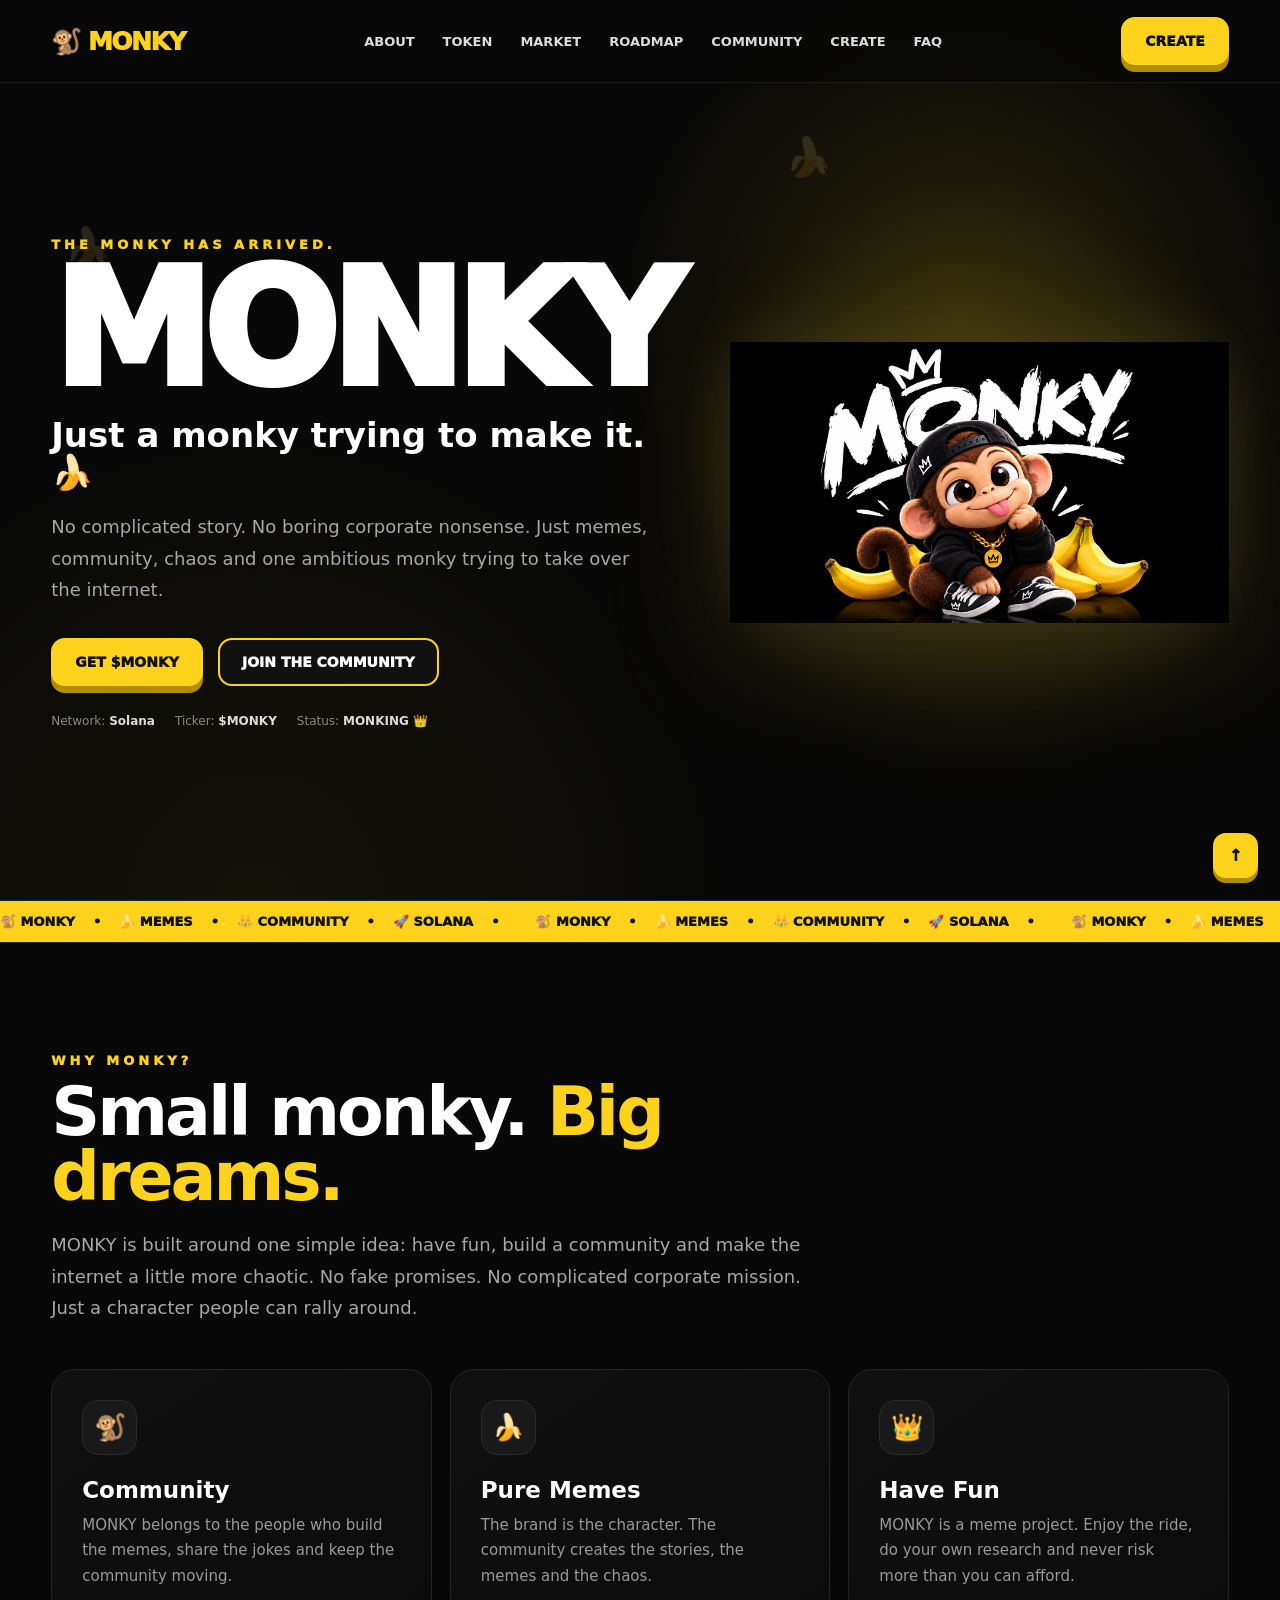
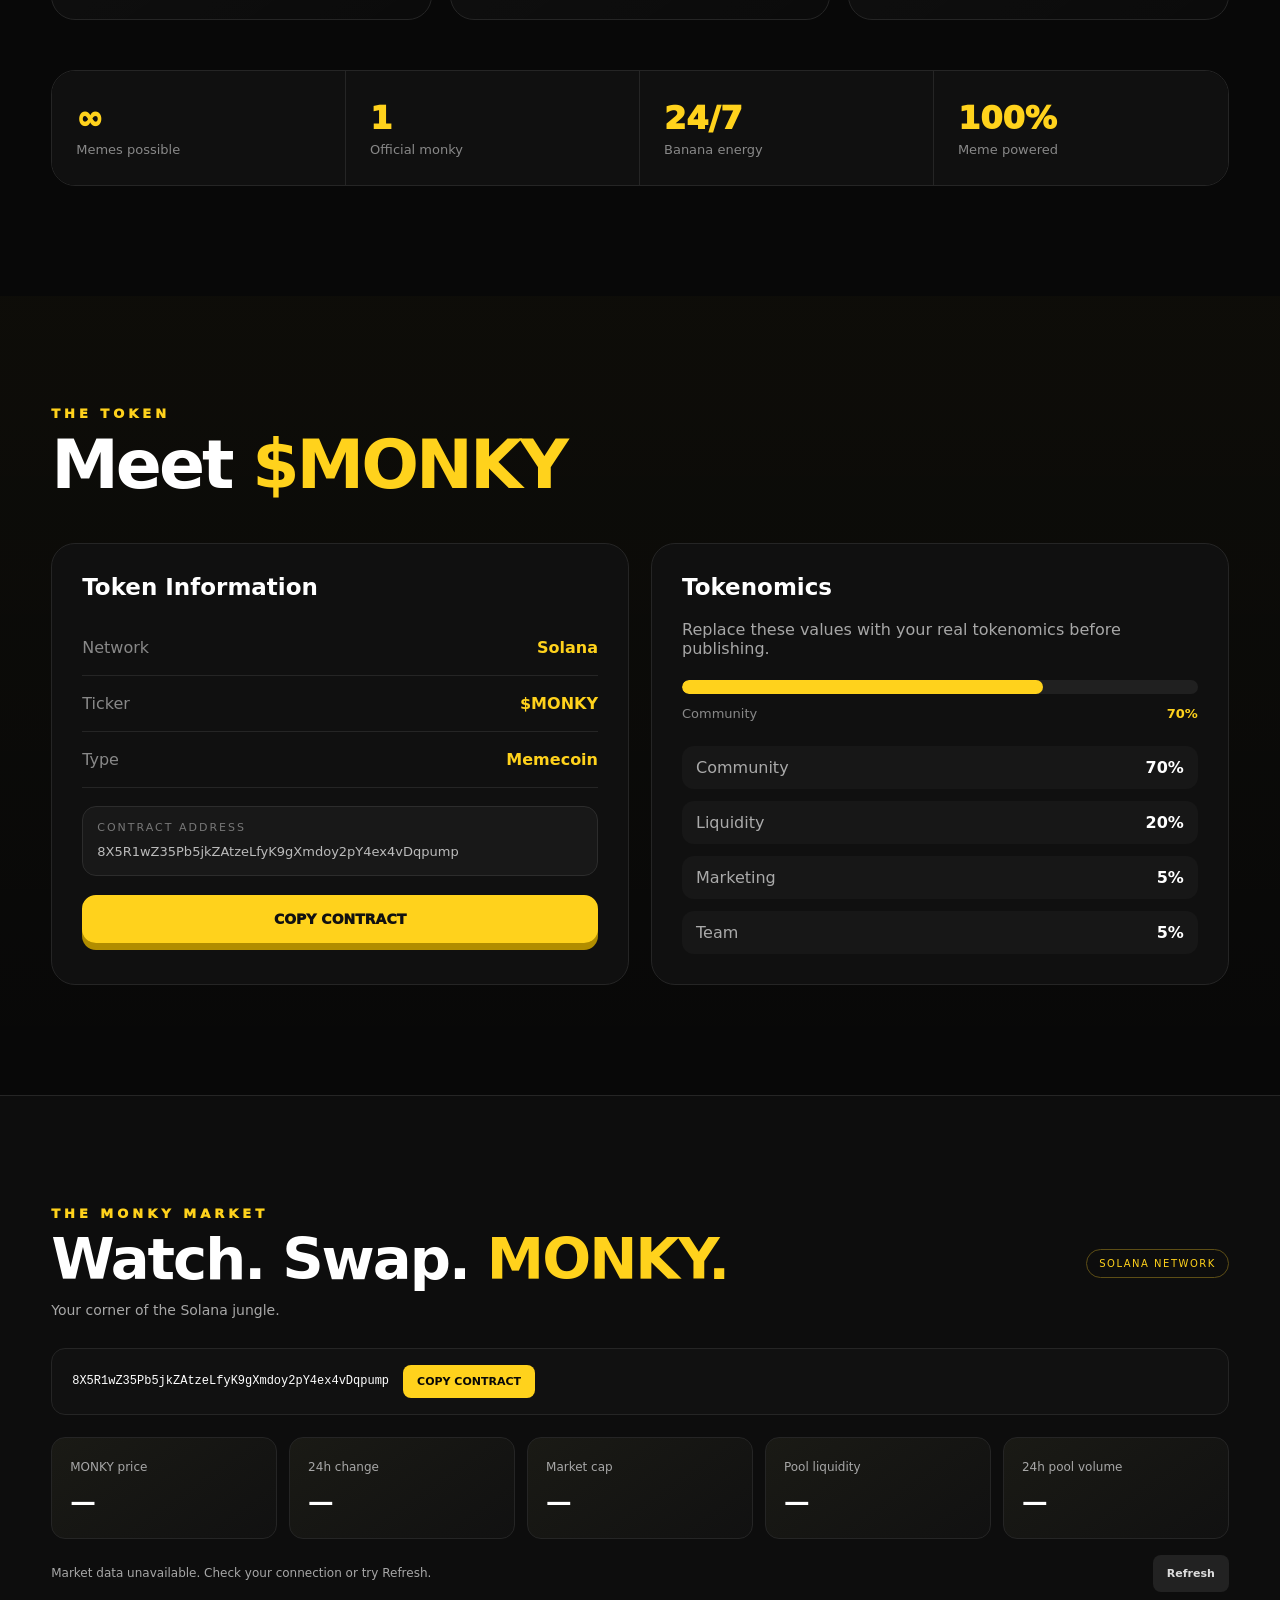
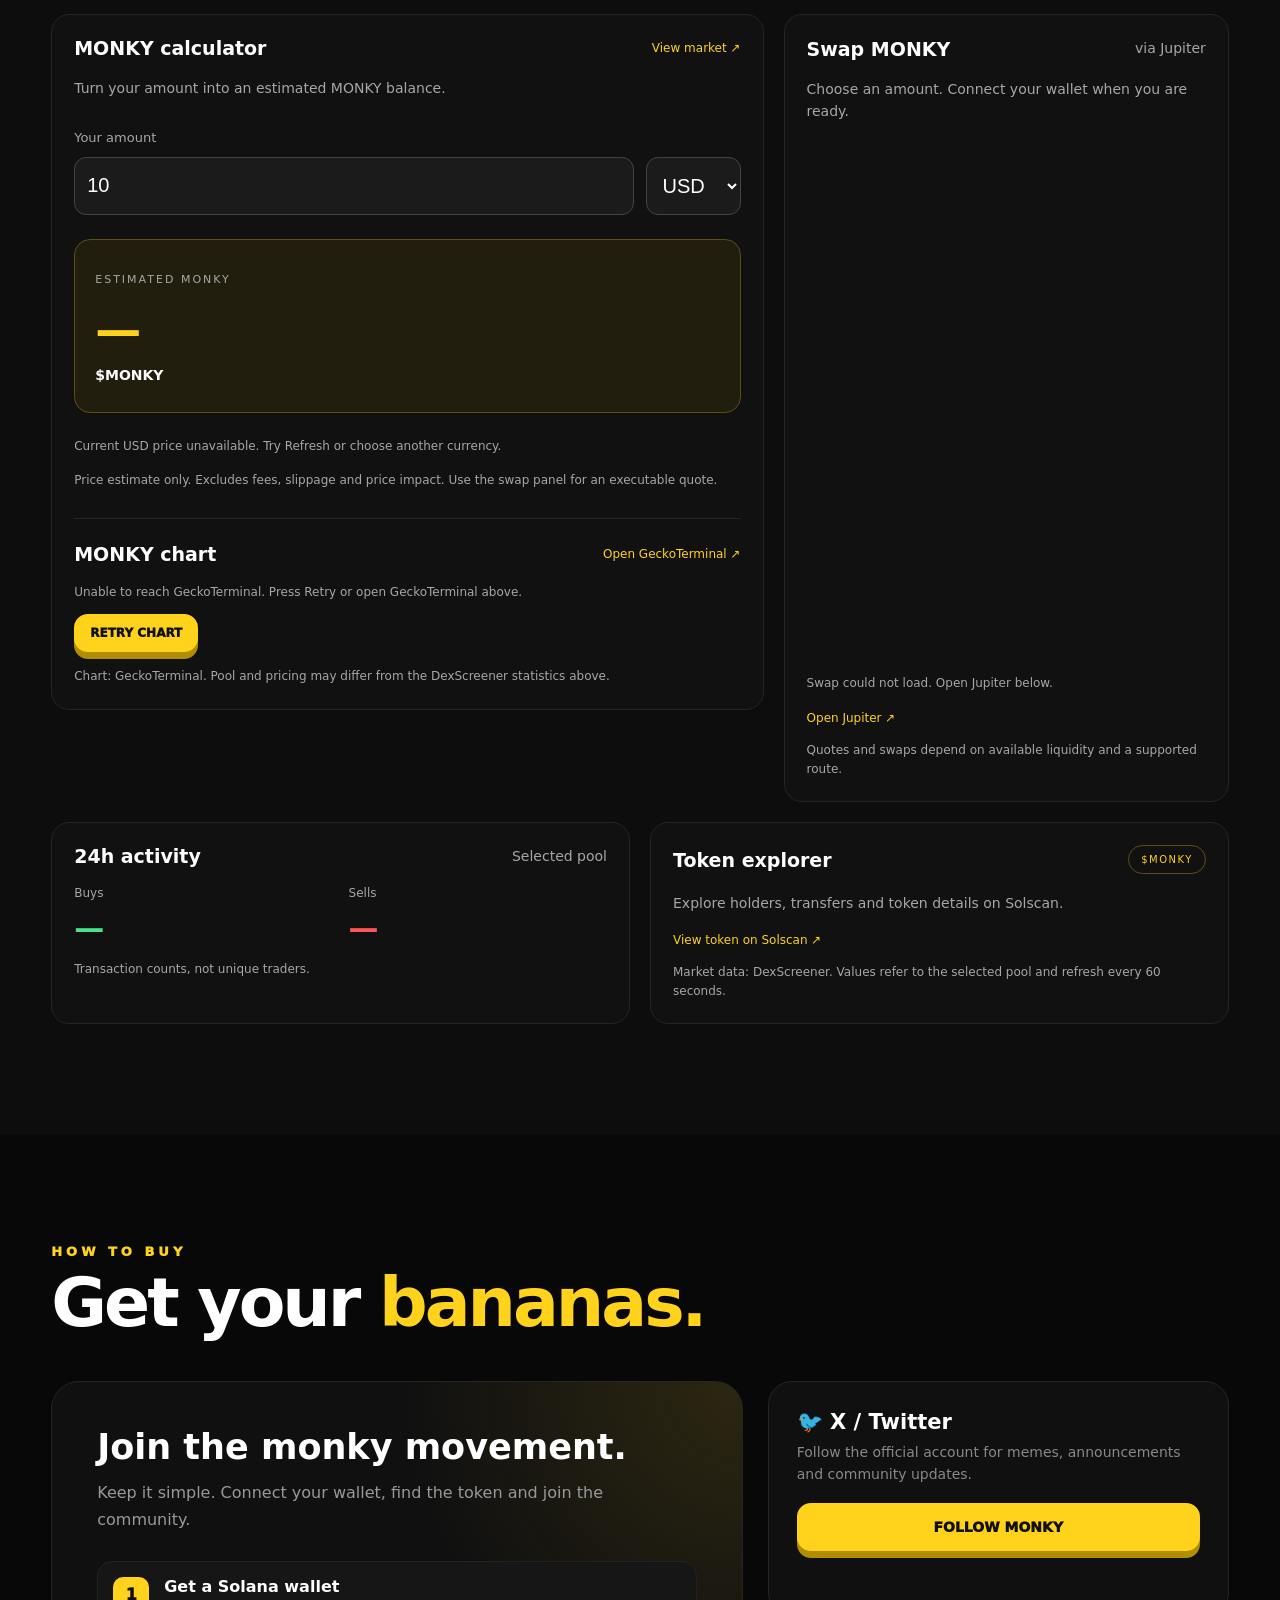
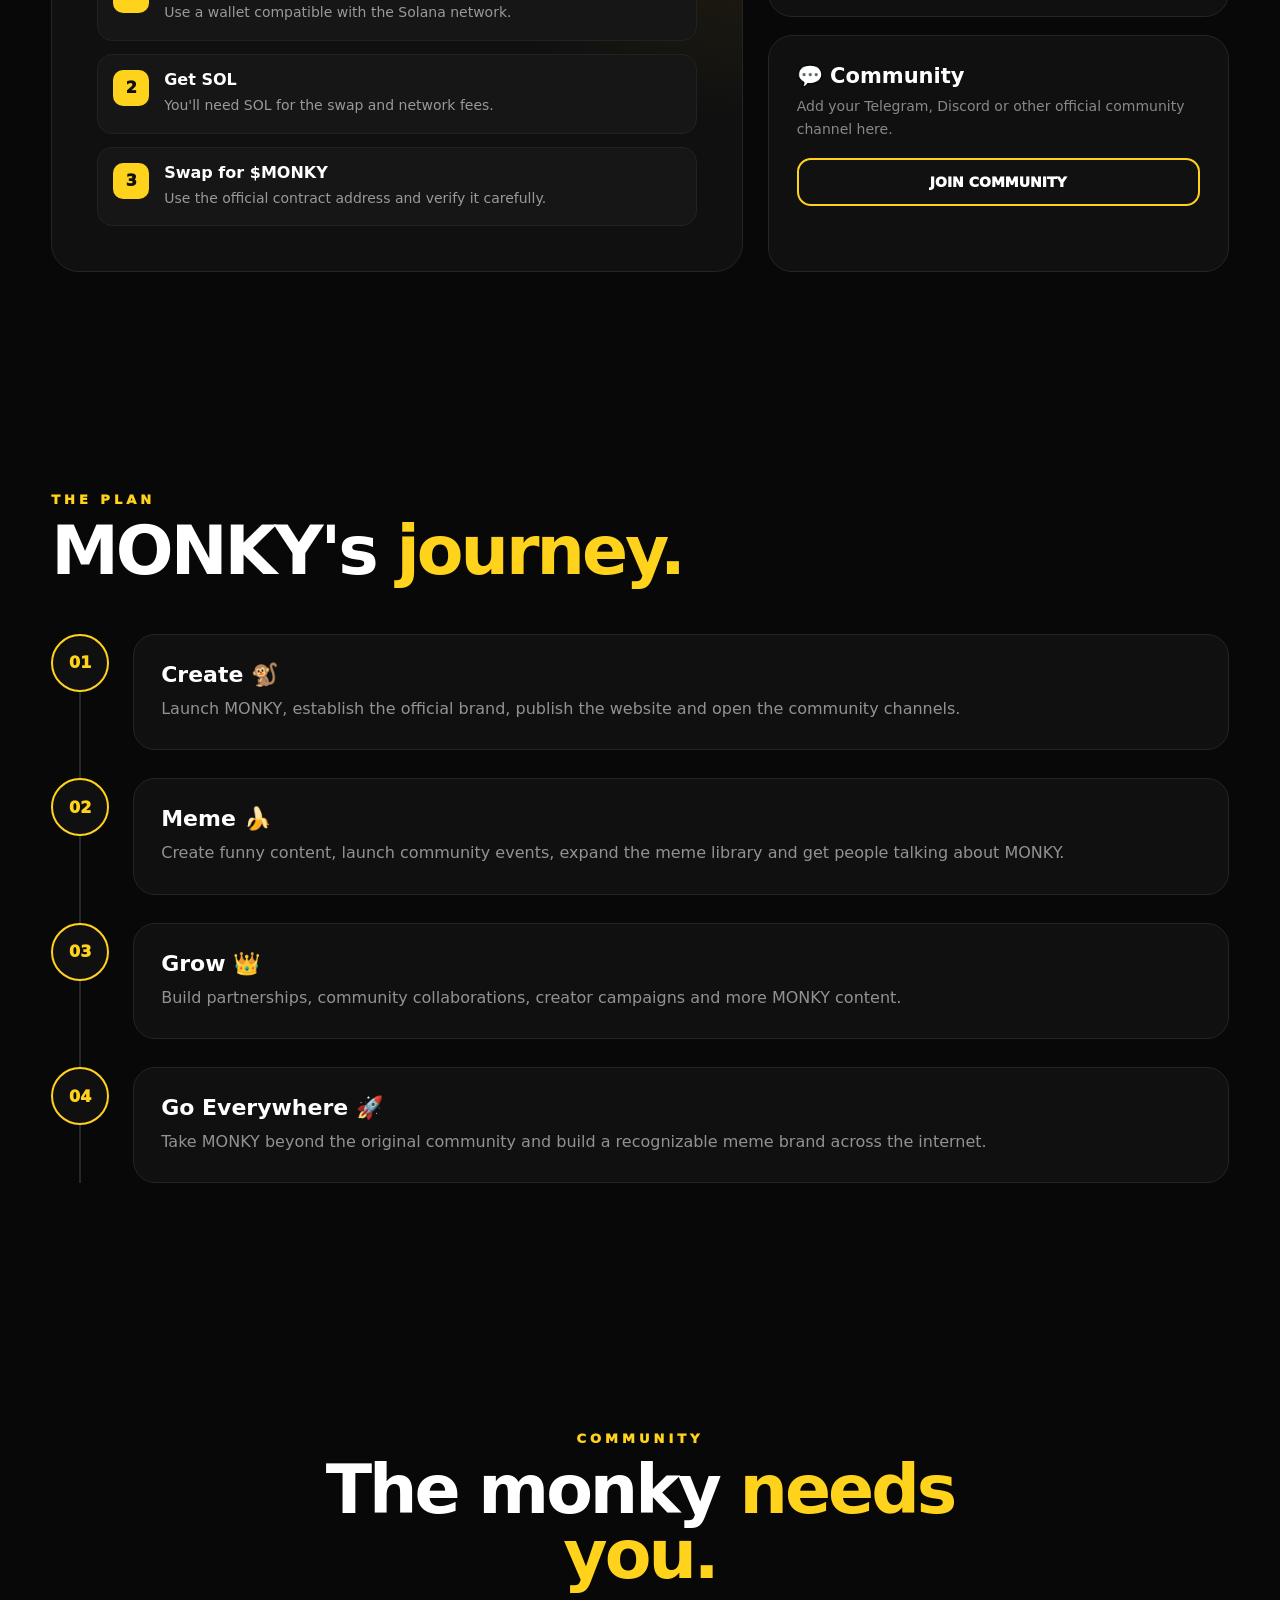
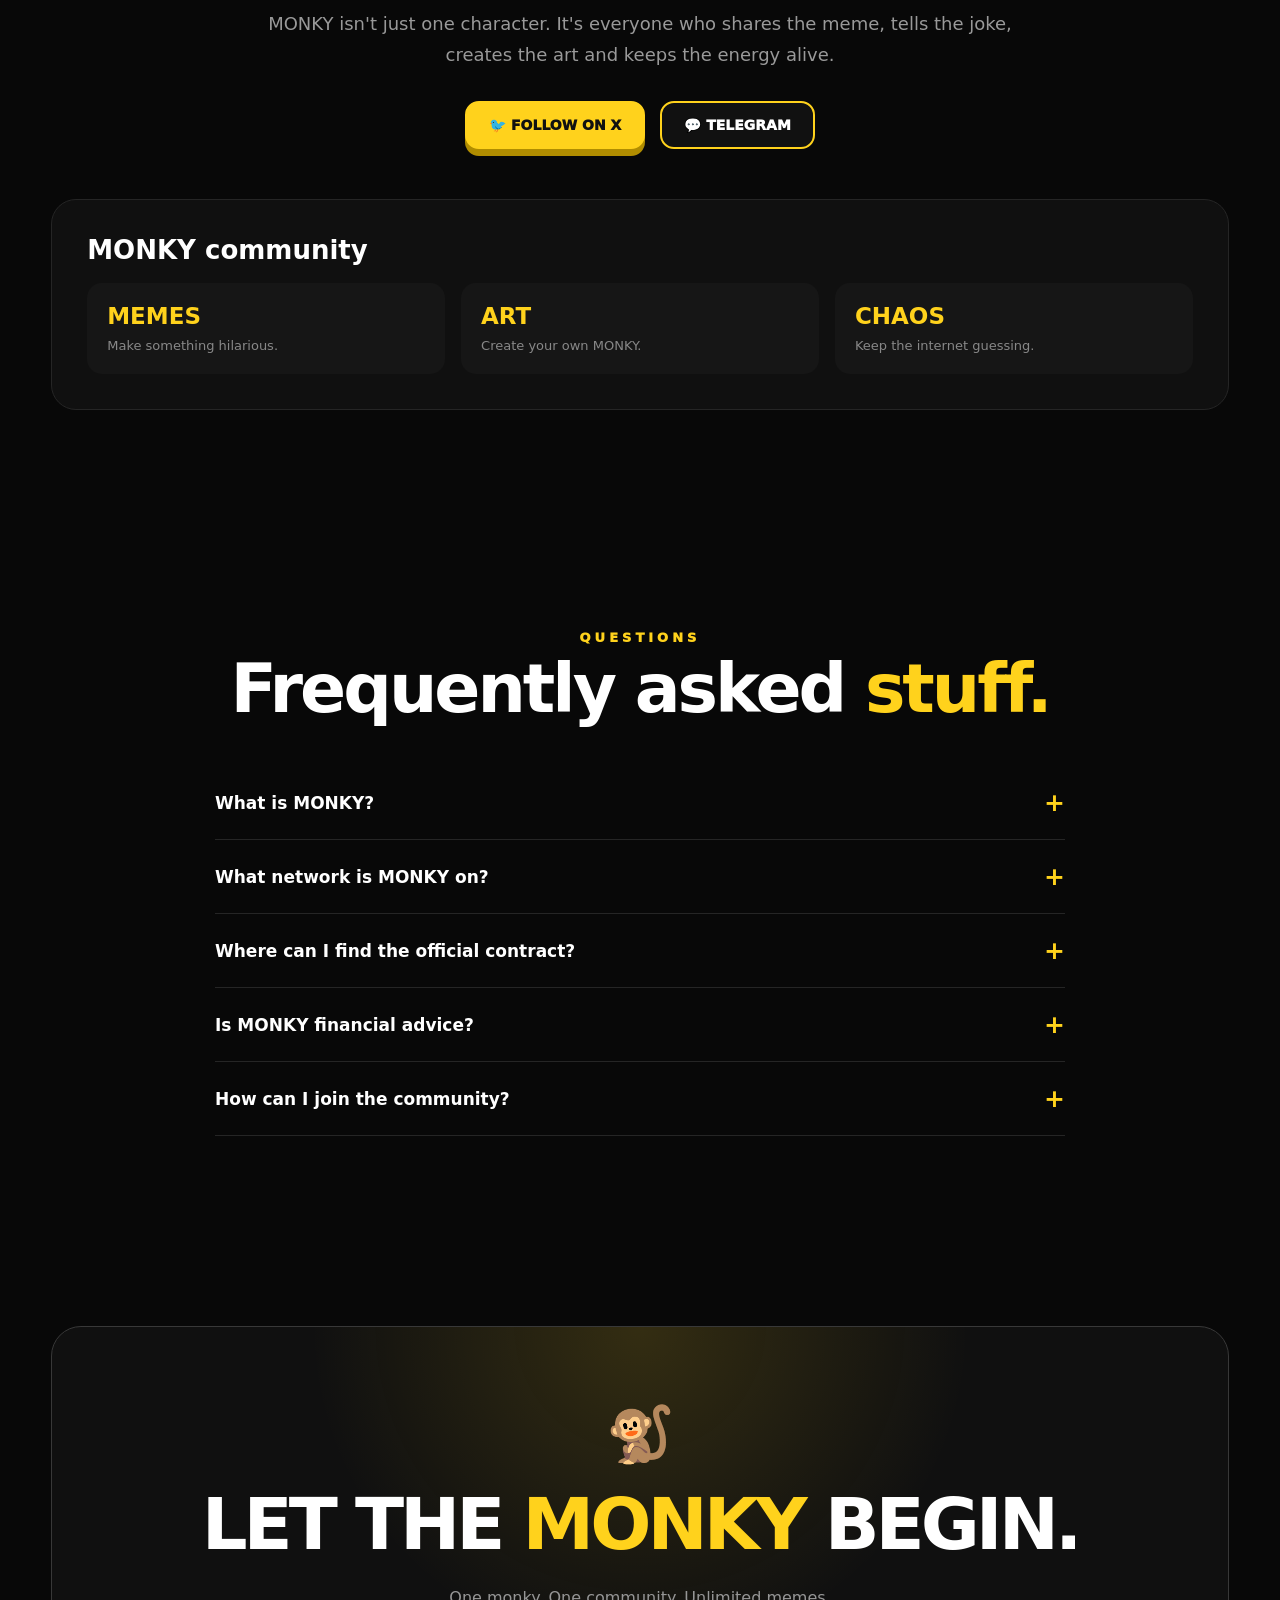
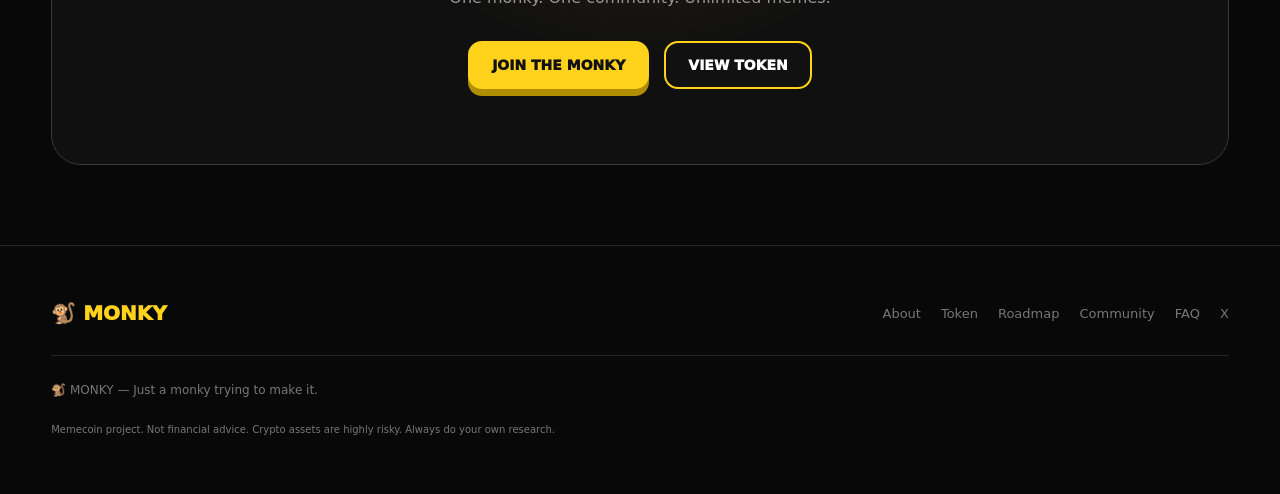
<file: index.html>
<!doctype html>
<html lang="en">
<head>
<meta charset="utf-8">
<meta name="viewport" content="width=device-width,initial-scale=1">

<title>MONKY — Just a monky trying to make it.</title>

<meta name="description"
      content="MONKY — memes, community and chaos on Solana. Join the monky movement.">

<meta name="theme-color" content="#ffd21c">
<link rel="icon" type="image/png" href="favicon.png">

<link rel="stylesheet" href="index.css?v=gecko-chart-1">
</head>

<body>

<!-- =======================================================
     NAVBAR
======================================================== -->

<nav class="nav">

  <a class="logo" href="#">
    🐒 <span>MONKY</span>
  </a>

  <div class="navlinks">
    <a href="#about">ABOUT</a>
    <a href="#token">TOKEN</a>
    <a href="#chart">MARKET</a>
    <a href="#roadmap">ROADMAP</a>
    <a href="#community">COMMUNITY</a>
<a href="monky_lab">CREATE</a>
    <a href="#faq">FAQ</a>
  </div>

  <div class="nav-actions">
    <a
      class="btn"
      href="monky_lab"
    
      rel="noopener">
      CREATE
    </a>
  </div>

</nav>

<!-- =======================================================
     HERO
======================================================== -->

<header class="hero">

  <div class="floating one">🍌</div>
  <div class="floating two">🍌</div>
  <div class="floating three">🍌</div>

  <div class="container hero-grid">

    <div class="hero-copy reveal">

      <div class="kicker">
        The monky has arrived.
      </div>

      <h1>
        MONKY
      </h1>

      <div class="hero-tag">
        Just a monky trying to make it. 🍌
      </div>

      <p class="hero-description">
        No complicated story.
        No boring corporate nonsense.
        Just memes, community, chaos and one ambitious monky
        trying to take over the internet.
      </p>

      <div class="actions">

        <a
          class="btn"
          href="#token">
          GET $MONKY
        </a>

        <a
          class="btn dark"
          href="https://x.com/monkycoinof"
          target="_blank"
          rel="noopener">
          JOIN THE COMMUNITY
        </a>

      </div>

      <div class="hero-meta">

        <span>
          Network:
          <strong>Solana</strong>
        </span>

        <span>
          Ticker:
          <strong>$MONKY</strong>
        </span>

        <span>
          Status:
          <strong>MONKING 👑</strong>
        </span>

      </div>

    </div>

    <div class="hero-art reveal">

      <div class="hero-glow"></div>

      <img
        class="heroimg"
        src="monkycoin.png"
        alt="MONKY mascot">

    </div>

  </div>

</header>

<!-- =======================================================
     TICKER
======================================================== -->

<div class="ticker">

  <div class="ticker-track">

    <div class="ticker-item">
      🐒 MONKY
      <span>•</span>
      🍌 MEMES
      <span>•</span>
      👑 COMMUNITY
      <span>•</span>
      🚀 SOLANA
      <span>•</span>
    </div>

    <div class="ticker-item">
      🐒 MONKY
      <span>•</span>
      🍌 MEMES
      <span>•</span>
      👑 COMMUNITY
      <span>•</span>
      🚀 SOLANA
      <span>•</span>
    </div>

    <div class="ticker-item">
      🐒 MONKY
      <span>•</span>
      🍌 MEMES
      <span>•</span>
      👑 COMMUNITY
      <span>•</span>
      🚀 SOLANA
      <span>•</span>
    </div>

  </div>

</div>

<!-- =======================================================
     ABOUT
======================================================== -->

<section id="about">

  <div class="container">

    <div class="about-intro reveal">

      <div class="kicker">
        Why MONKY?
      </div>

      <h2 class="title">
        Small monky.
        <span class="yellow">
          Big dreams.
        </span>
      </h2>

      <p>
        MONKY is built around one simple idea:
        have fun, build a community and make the internet a little
        more chaotic.
        No fake promises. No complicated corporate mission.
        Just a character people can rally around.
      </p>

    </div>

    <div class="cards">

      <div class="card reveal">

        <div class="card-icon">
          🐒
        </div>

        <h3>
          Community
        </h3>

        <p>
          MONKY belongs to the people who build the memes,
          share the jokes and keep the community moving.
        </p>

      </div>

      <div class="card reveal">

        <div class="card-icon">
          🍌
        </div>

        <h3>
          Pure Memes
        </h3>

        <p>
          The brand is the character.
          The community creates the stories,
          the memes and the chaos.
        </p>

      </div>

      <div class="card reveal">

        <div class="card-icon">
          👑
        </div>

        <h3>
          Have Fun
        </h3>

        <p>
          MONKY is a meme project.
          Enjoy the ride, do your own research
          and never risk more than you can afford.
        </p>

      </div>

    </div>

    <div class="stats reveal">

      <div class="stat">
        <div class="stat-number">
          ∞
        </div>
        <div class="stat-label">
          Memes possible
        </div>
      </div>

      <div class="stat">
        <div class="stat-number">
          1
        </div>
        <div class="stat-label">
          Official monky
        </div>
      </div>

      <div class="stat">
        <div class="stat-number">
          24/7
        </div>
        <div class="stat-label">
          Banana energy
        </div>
      </div>

      <div class="stat">
        <div class="stat-number">
          100%
        </div>
        <div class="stat-label">
          Meme powered
        </div>
      </div>

    </div>

  </div>

</section>

<!-- =======================================================
     TOKEN
======================================================== -->

<section id="token" class="token-section">

  <div class="container">

    <div class="kicker reveal">
      The token
    </div>

    <h2 class="title reveal">
      Meet
      <span class="yellow">
        $MONKY
      </span>
    </h2>

    <div class="token-grid">

      <div class="token-card reveal">

        <h3>
          Token Information
        </h3>

        <div class="token-row">
          <span>Network</span>
          <strong>Solana</strong>
        </div>

        <div class="token-row">
          <span>Ticker</span>
          <strong>$MONKY</strong>
        </div>

        <div class="token-row">
          <span>Type</span>
          <strong>Memecoin</strong>
        </div>

        <div class="contract-box">

          <div class="contract-label">
            Contract Address
          </div>

          <div class="contract-address">
           8X5R1wZ35Pb5jkZAtzeLfyK9gXmdoy2pY4ex4vDqpump
          </div>

        </div>

        <br>

        <a
          class="btn full"
          href="#"
          onclick="copyContract(event)">
          COPY CONTRACT
        </a>

      </div>

      <div class="token-card reveal">

        <h3>
          Tokenomics
        </h3>

        <p class="muted">
          Replace these values with your real tokenomics
          before publishing.
        </p>

        <div class="tokenomics">

          <div class="progress">
            <div class="progress-fill"></div>
          </div>

          <div
            style="
              display:flex;
              justify-content:space-between;
              font-size:13px;
              color:#888;
            ">
            <span>
              Community
            </span>
            <strong
              style="color:var(--yellow)">
              70%
            </strong>
          </div>

        </div>

        <div class="tokenomics-list">

          <div class="tokenomics-item">
            <span>Community</span>
            <strong>70%</strong>
          </div>

          <div class="tokenomics-item">
            <span>Liquidity</span>
            <strong>20%</strong>
          </div>

          <div class="tokenomics-item">
            <span>Marketing</span>
            <strong>5%</strong>
          </div>

          <div class="tokenomics-item">
            <span>Team</span>
            <strong>5%</strong>
          </div>

        </div>

      </div>

    </div>

  </div>

</section>

<!-- MONKY LIVE CHART -->
<section id="chart" class="market" aria-labelledby="market-title">
  <div class="container">
    <div class="market-heading"><div><div class="kicker">THE MONKY MARKET</div><h2 class="title" id="market-title">Watch. Swap. <span class="yellow">MONKY.</span></h2><p class="market-muted">Your corner of the Solana jungle.</p></div><span class="market-badge">SOLANA NETWORK</span></div>
    <div class="market-contract"><code>8X5R1wZ35Pb5jkZAtzeLfyK9gXmdoy2pY4ex4vDqpump</code><button type="button" id="market-copy">COPY CONTRACT</button><span id="market-copy-status" role="status"></span></div>
    <div class="market-metrics" aria-label="Market statistics"><div class="market-metric"><span>MONKY price</span><strong id="market-price">—</strong></div><div class="market-metric"><span>24h change</span><strong id="market-change">—</strong></div><div class="market-metric"><span>Market cap</span><strong id="market-cap">—</strong></div><div class="market-metric"><span>Pool liquidity</span><strong id="market-liquidity">—</strong></div><div class="market-metric"><span>24h pool volume</span><strong id="market-volume">—</strong></div></div>
    <div class="market-update"><p id="market-status" role="status">Looking up market data...</p><button type="button" id="market-refresh">Refresh</button></div>
    <div class="market-grid">
      <article class="market-card monky-calculator">
<div class="market-card-head"><h3>MONKY calculator</h3><a id="monky-chart-link" href="https://dexscreener.com/solana/8X5R1wZ35Pb5jkZAtzeLfyK9gXmdoy2pY4ex4vDqpump" target="_blank" rel="noopener noreferrer">View market ↗</a></div>
<p class="market-muted">Turn your amount into an estimated MONKY balance.</p>
<label for="calc-amount">Your amount</label>
<div class="calc-inputs"><input id="calc-amount" type="number" min="0" step="any" inputmode="decimal" value="10"><select id="calc-currency" aria-label="Input currency"><option value="USD">USD</option><option value="SOL">SOL</option></select></div>
<div class="calc-result"><span>ESTIMATED MONKY</span><output id="calc-result" for="calc-amount calc-currency">—</output><strong>$MONKY</strong></div>
<p id="calc-status" class="market-note" role="status">Waiting for live prices...</p>
<p class="market-note">Price estimate only. Excludes fees, slippage and price impact. Use the swap panel for an executable quote.</p>
<div id="history-chart" class="mini-price-chart">
<div class="market-card-head"><h3>MONKY chart</h3><a id="history-link" href="https://www.geckoterminal.com/solana/pools/8X5R1wZ35Pb5jkZAtzeLfyK9gXmdoy2pY4ex4vDqpump" target="_blank" rel="noopener noreferrer">Open GeckoTerminal ↗</a></div>
<iframe id="history-frame" title="MONKY historical price chart from GeckoTerminal" hidden loading="lazy" allowfullscreen></iframe>
<p id="history-status" class="market-note" role="status">Historical chart loads when this section is visible.</p>
<button id="history-retry" type="button" class="btn">RETRY CHART</button>
<p class="market-note">Chart: GeckoTerminal. Pool and pricing may differ from the DexScreener statistics above.</p>
</div>
</article>
      <article class="market-card market-swap"><div class="market-card-head"><h3>Swap MONKY</h3><span class="market-muted">via Jupiter</span></div><p class="market-muted">Choose an amount. Connect your wallet when you are ready.</p><div id="jupiter-plugin"></div><p id="swap-status" role="status" class="market-note">Loading swap...</p><a class="market-external" href="https://jup.ag/swap/So11111111111111111111111111111111111111112-8X5R1wZ35Pb5jkZAtzeLfyK9gXmdoy2pY4ex4vDqpump" target="_blank" rel="noopener noreferrer">Open Jupiter ↗</a><p class="market-note">Quotes and swaps depend on available liquidity and a supported route.</p></article>
    </div>
    <div class="market-bottom"><article class="market-card"><div class="market-card-head"><h3>24h activity</h3><span class="market-muted">Selected pool</span></div><div class="market-activity"><div><span>Buys</span><strong id="market-buys">—</strong></div><div><span>Sells</span><strong id="market-sells">—</strong></div></div><p class="market-note">Transaction counts, not unique traders.</p></article><article class="market-card"><div class="market-card-head"><h3>Token explorer</h3><span class="market-badge">$MONKY</span></div><p class="market-muted">Explore holders, transfers and token details on Solscan.</p><a class="market-external" href="https://solscan.io/token/8X5R1wZ35Pb5jkZAtzeLfyK9gXmdoy2pY4ex4vDqpump" target="_blank" rel="noopener noreferrer">View token on Solscan ↗</a><p class="market-note">Market data: DexScreener. Values refer to the selected pool and refresh every 60 seconds.</p></article></div>
  </div>
</section>

<!-- =======================================================
     HOW TO BUY
======================================================== -->

<section>

  <div class="container">

    <div class="kicker reveal">
      How to buy
    </div>

    <h2 class="title reveal">
      Get your
      <span class="yellow">
        bananas.
      </span>
    </h2>

    <div class="buy-box">

      <div class="buy-main reveal">

        <h3>
          Join the monky movement.
        </h3>

        <p>
          Keep it simple.
          Connect your wallet, find the token and join
          the community.
        </p>

        <div class="buy-steps">

          <div class="buy-step">

            <div class="step-number">
              1
            </div>

            <div>
              <strong>
                Get a Solana wallet
              </strong>

              <p style="margin-top:5px;font-size:14px;">
                Use a wallet compatible with the Solana network.
              </p>
            </div>

          </div>

          <div class="buy-step">

            <div class="step-number">
              2
            </div>

            <div>
              <strong>
                Get SOL
              </strong>

              <p style="margin-top:5px;font-size:14px;">
                You'll need SOL for the swap and network fees.
              </p>
            </div>

          </div>

          <div class="buy-step">

            <div class="step-number">
              3
            </div>

            <div>
              <strong>
                Swap for $MONKY
              </strong>

              <p style="margin-top:5px;font-size:14px;">
                Use the official contract address and verify it carefully.
              </p>
            </div>

          </div>

        </div>

      </div>

      <div class="buy-side">

        <div class="social-card reveal">

          <h4>
            🐦 X / Twitter
          </h4>

          <p>
            Follow the official account for memes,
            announcements and community updates.
          </p>

          <a
            class="btn full"
            href="https://x.com/monkycoinof"
            target="_blank"
            rel="noopener">
            FOLLOW MONKY
          </a>

        </div>

        <div class="social-card reveal">

          <h4>
            💬 Community
          </h4>

          <p>
            Add your Telegram, Discord or other official
            community channel here.
          </p>

          <a
            class="btn dark full"
            href="http://t.me/MonkyCoinOf">
            JOIN COMMUNITY
          </a>

        </div>

      </div>

    </div>

  </div>

</section>

<!-- =======================================================
     ROADMAP
======================================================== -->

<section id="roadmap">

  <div class="container">

    <div class="kicker reveal">
      The plan
    </div>

    <h2 class="title reveal">
      MONKY's
      <span class="yellow">
        journey.
      </span>
    </h2>

    <div class="roadmap">

      <div class="roadmap-line"></div>

      <div class="roadmap-item reveal">

        <div class="roadmap-dot">
          01
        </div>

        <div class="roadmap-card">

          <h3>
            Create 🐒
          </h3>

          <p>
            Launch MONKY, establish the official brand,
            publish the website and open the community channels.
          </p>

        </div>

      </div>

      <div class="roadmap-item reveal">

        <div class="roadmap-dot">
          02
        </div>

        <div class="roadmap-card">

          <h3>
            Meme 🍌
          </h3>

          <p>
            Create funny content, launch community events,
            expand the meme library and get people talking
            about MONKY.
          </p>

        </div>

      </div>

      <div class="roadmap-item reveal">

        <div class="roadmap-dot">
          03
        </div>

        <div class="roadmap-card">

          <h3>
            Grow 👑
          </h3>

          <p>
            Build partnerships, community collaborations,
            creator campaigns and more MONKY content.
          </p>

        </div>

      </div>

      <div class="roadmap-item reveal">

        <div class="roadmap-dot">
          04
        </div>

        <div class="roadmap-card">

          <h3>
            Go Everywhere 🚀
          </h3>

          <p>
            Take MONKY beyond the original community and
            build a recognizable meme brand across the internet.
          </p>

        </div>

      </div>

    </div>

  </div>

</section>

<!-- =======================================================
     COMMUNITY
======================================================== -->

<section id="community" class="community">

  <div class="container">

    <div class="community-content reveal">

      <div class="kicker">
        Community
      </div>

      <h2 class="title">
        The monky
        <span class="yellow">
          needs you.
        </span>
      </h2>

      <p>
        MONKY isn't just one character.
        It's everyone who shares the meme,
        tells the joke, creates the art and keeps the energy alive.
      </p>

      <div class="community-buttons">

        <a
          class="btn"
          href="https://x.com/monkycoinof"
          target="_blank"
          rel="noopener">
          🐦 FOLLOW ON X
        </a>

        <a
          class="btn dark"
          href="http://t.me/MonkyCoinOf">
          💬 TELEGRAM
        </a>

      </div>

    </div>

    <div class="community-panel reveal">

      <h3>
        MONKY community
      </h3>

      <div class="community-panel-grid">

        <div class="community-box">

          <strong>
            MEMES
          </strong>

          <span>
            Make something hilarious.
          </span>

        </div>

        <div class="community-box">

          <strong>
            ART
          </strong>

          <span>
            Create your own MONKY.
          </span>

        </div>

        <div class="community-box">

          <strong>
            CHAOS
          </strong>

          <span>
            Keep the internet guessing.
          </span>

        </div>

      </div>

    </div>

  </div>

</section>

<!-- =======================================================
     FAQ
======================================================== -->

<section id="faq">

  <div class="container">

    <div style="text-align:center;" class="reveal">

      <div class="kicker">
        Questions
      </div>

      <h2 class="title">
        Frequently asked
        <span class="yellow">
          stuff.
        </span>
      </h2>

    </div>

    <div class="faq">

      <div class="faq-item reveal">

        <button class="faq-question">

          <span>
            What is MONKY?
          </span>

          <span class="faq-icon">
            +
          </span>

        </button>

        <div class="faq-answer">

          <p>
            MONKY is a community-driven memecoin project
            built around memes, entertainment and internet culture.
          </p>

        </div>

      </div>

      <div class="faq-item reveal">

        <button class="faq-question">

          <span>
            What network is MONKY on?
          </span>

          <span class="faq-icon">
            +
          </span>

        </button>

        <div class="faq-answer">

          <p>
            MONKY is designed for the Solana ecosystem.
          </p>

        </div>

      </div>

      <div class="faq-item reveal">

        <button class="faq-question">

          <span>
            Where can I find the official contract?
          </span>

          <span class="faq-icon">
            +
          </span>

        </button>

        <div class="faq-answer">

          <p>
            Always use the contract address published
            on the official MONKY channels and verify it
            before interacting with any token.
          </p>

        </div>

      </div>

      <div class="faq-item reveal">

        <button class="faq-question">

          <span>
            Is MONKY financial advice?
          </span>

          <span class="faq-icon">
            +
          </span>

        </button>

        <div class="faq-answer">

          <p>
            No. MONKY is a meme project.
            Crypto assets are highly volatile and risky.
            Always do your own research.
          </p>

        </div>

      </div>

      <div class="faq-item reveal">

        <button class="faq-question">

          <span>
            How can I join the community?
          </span>

          <span class="faq-icon">
            +
          </span>

        </button>

        <div class="faq-answer">

          <p>
            Follow the official X account and use the
            community links published on this website.
          </p>

        </div>

      </div>

    </div>

  </div>

</section>

<!-- =======================================================
     FINAL CTA
======================================================== -->

<section class="final-cta">

  <div class="container">

    <div class="cta-box reveal">

      <div style="font-size:55px;margin-bottom:15px;">
        🐒
      </div>

      <h2>
        LET THE
        <span class="yellow">
          MONKY
        </span>
        BEGIN.
      </h2>

      <p>
        One monky.
        One community.
        Unlimited memes.
      </p>

      <div class="community-buttons">

        <a
          class="btn"
          href="https://x.com/monkycoinof"
          target="_blank"
          rel="noopener">
          JOIN THE MONKY
        </a>

        <a
          class="btn dark"
          href="#token">
          VIEW TOKEN
        </a>

      </div>

    </div>

  </div>

</section>

<!-- =======================================================
     FOOTER
======================================================== -->

<footer>

  <div class="container">

    <div class="footer-grid">

      <div class="footer-brand">
        🐒 <span>MONKY</span>
      </div>

      <div class="footer-links">

        <a href="#about">
          About
        </a>

        <a href="#token">
          Token
        </a>

        <a href="#roadmap">
          Roadmap
        </a>

        <a href="#community">
          Community
        </a>

        <a href="#faq">
          FAQ
        </a>

        <a
          href="https://x.com/monkycoinof"
          target="_blank"
          rel="noopener">
          X
        </a>

      </div>

    </div>

    <div class="footer-bottom">

      🐒 MONKY — Just a monky trying to make it.

      <br><br>

      <small>
        Memecoin project. Not financial advice.
        Crypto assets are highly risky.
        Always do your own research.
      </small>

    </div>

  </div>

</footer>

<a
  href="#"
  class="top"
  aria-label="Back to top">
  ↑
</a>

<!-- =======================================================
     JAVASCRIPT
======================================================== -->

<script>

/* =========================================================
   FAQ
========================================================= */

document.querySelectorAll(".faq-question").forEach(button => {

  button.addEventListener("click", () => {

    const item = button.parentElement;

    document
      .querySelectorAll(".faq-item")
      .forEach(other => {

        if(other !== item){
          other.classList.remove("active");
        }

      });

    item.classList.toggle("active");

  });

});

/* =========================================================
   COPY CONTRACT
========================================================= */

function copyContract(event){

  event.preventDefault();

  const address =
    document.querySelector(".contract-address").textContent.trim();

  if(
    !address ||
    address === "ADD CONTRACT ADDRESS HERE"
  ){
    alert("Add your real contract address first.");
    return;
  }

  navigator.clipboard.writeText(address)
    .then(() => {

      alert("Contract address copied!");

    })
    .catch(() => {

      alert("Could not copy the contract address.");

    });

}

/* =========================================================
   SCROLL REVEAL
========================================================= */

const observer =
  new IntersectionObserver(
    entries => {

      entries.forEach(entry => {

        if(entry.isIntersecting){

          entry.target.classList.add("show");

          observer.unobserve(entry.target);

        }

      });

    },
    {
      threshold:.12
    }
  );

document
  .querySelectorAll(".reveal")
  .forEach(el => observer.observe(el));

/* =========================================================
   NAVBAR SCROLL
========================================================= */

window.addEventListener("scroll", () => {

  const nav =
    document.querySelector(".nav");

  if(window.scrollY > 30){

    nav.style.background =
      "rgba(8,8,8,.94)";

  }else{

    nav.style.background =
      "rgba(8,8,8,.76)";

  }

});

</script>

<script src="history-chart.js?v=1" defer></script>
<script src="market.js?v=gecko-chart-1" defer></script>
</body>
</html>
</file>
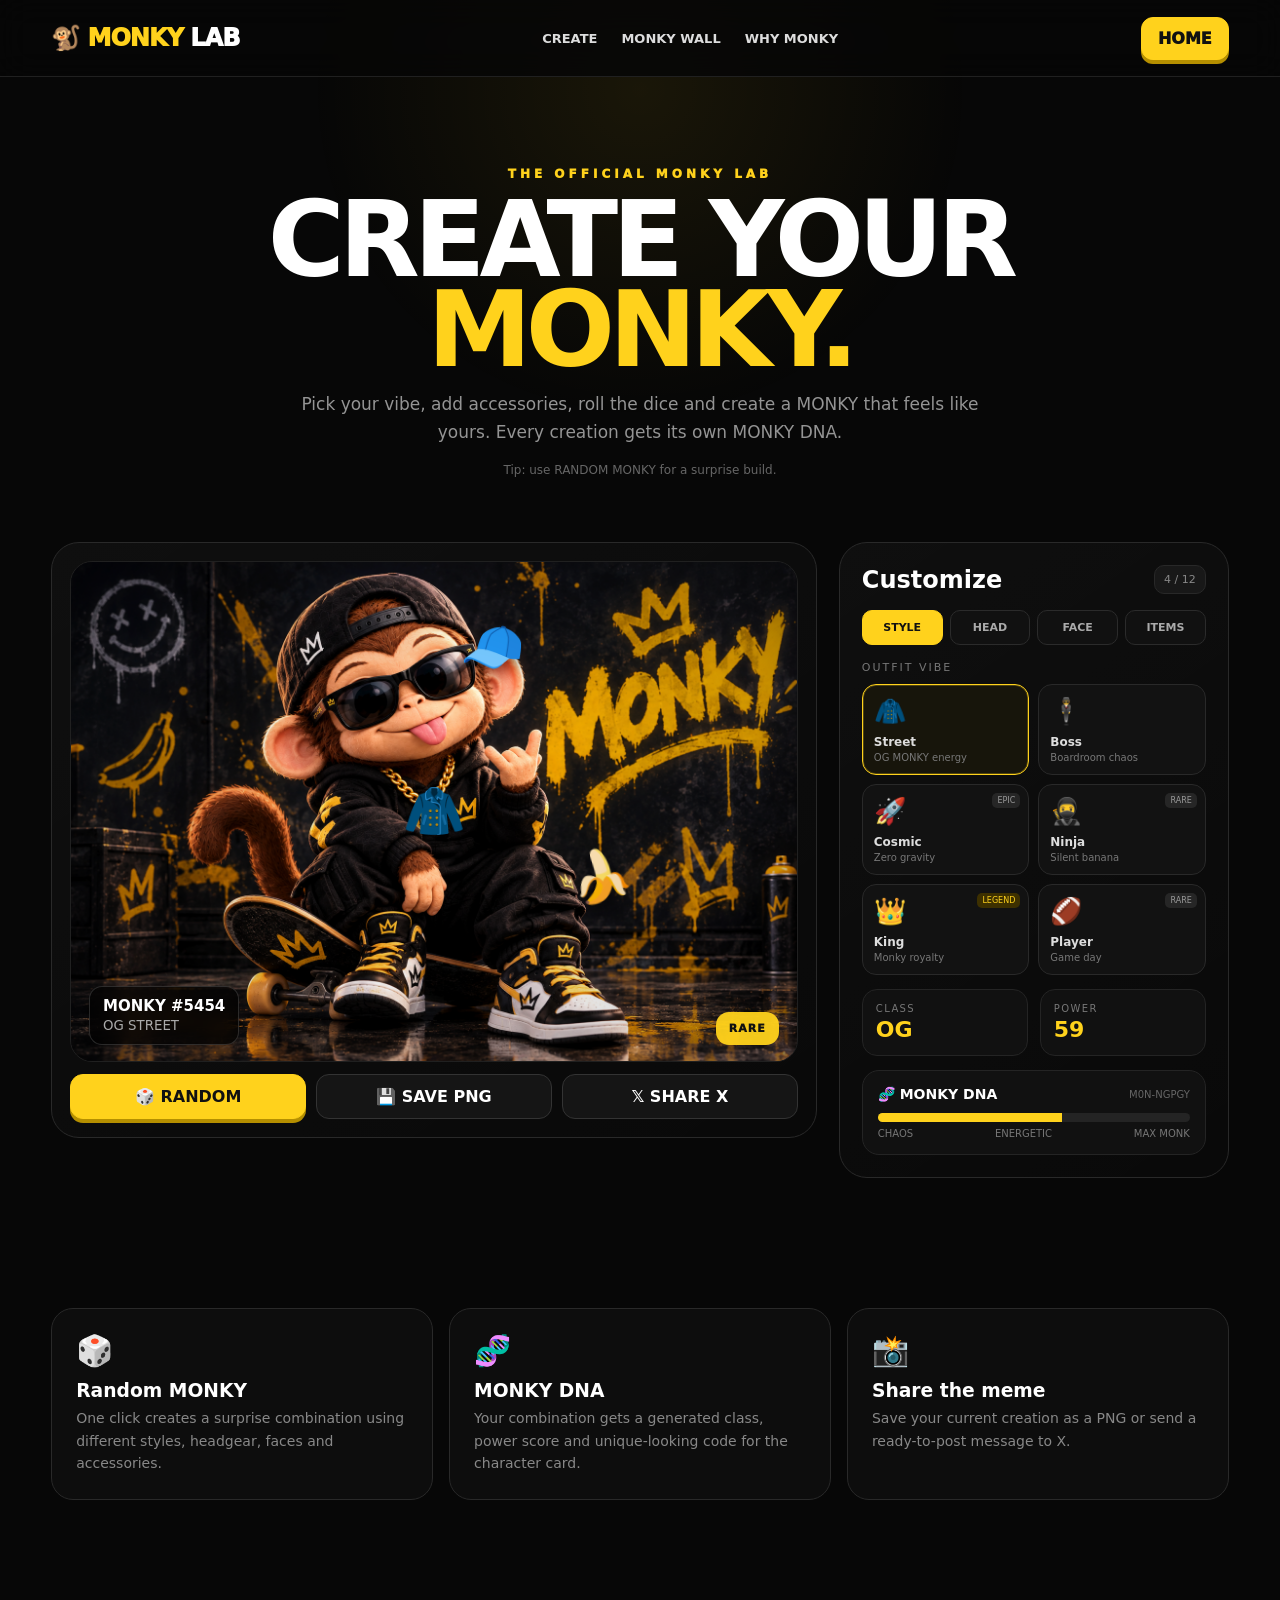
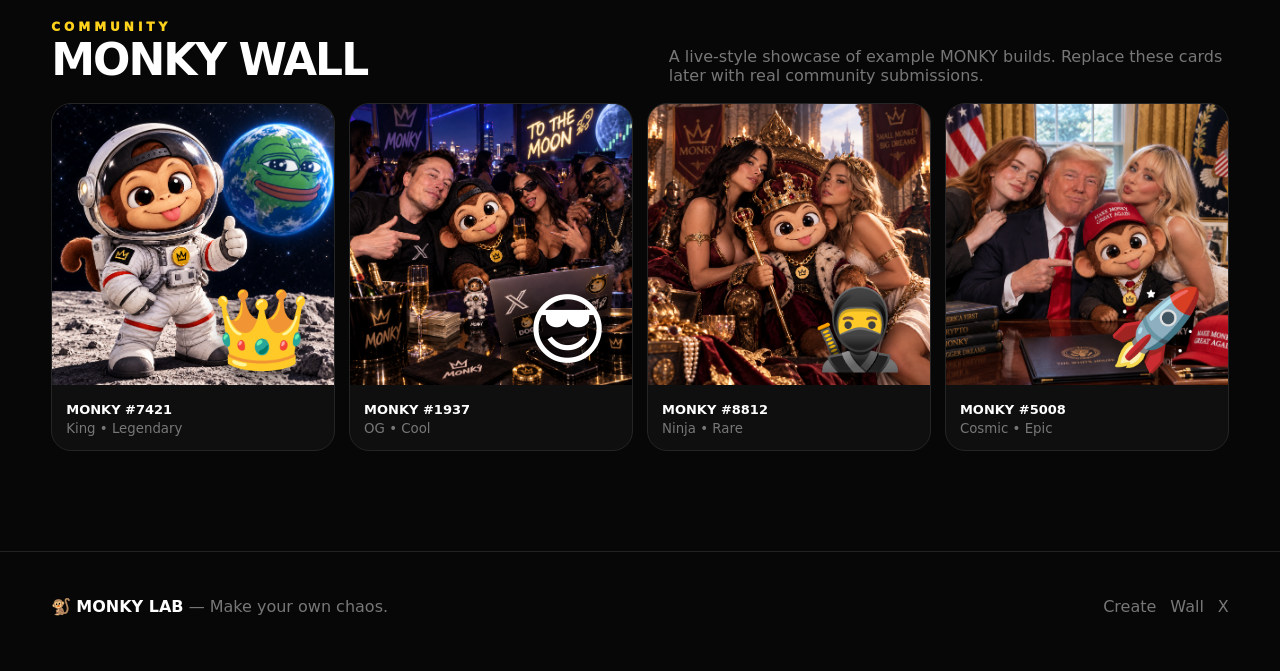
<file: monky_lab.html>
<!doctype html>
<html lang="en">
<head>
<meta charset="utf-8">
<meta name="viewport" content="width=device-width,initial-scale=1">
<title>MONKY LAB — Create Your Monky</title>
<meta name="description" content="MONKY LAB — create, customize and share your own MONKY.">
<meta name="theme-color" content="#ffd21c">
<link rel="icon" type="image/png" href="favicon.png">
<link rel="stylesheet" href="monky_lab.css">
</head>
<body>
<nav class="nav"><div class="container navin"><a class="logo" href="#">🐒 <span>MONKY</span> LAB</a><div class="navlinks"><a href="#lab">CREATE</a><a href="#wall">MONKY WALL</a><a href="#about">WHY MONKY</a></div><a class="navbtn" href="index"  rel="noopener">HOME</a></div></nav>

<header class="hero container" id="about"><div class="eyebrow">THE OFFICIAL MONKY LAB</div><h1>CREATE YOUR <span>MONKY.</span></h1><p>Pick your vibe, add accessories, roll the dice and create a MONKY that feels like yours. Every creation gets its own MONKY DNA.</p><div class="hint">Tip: use RANDOM MONKY for a surprise build.</div></header>

<main class="lab" id="lab"><div class="container labgrid">
  <section class="stagecard">
    <div class="stage" id="stage">
      <img class="base" src="monkylab.png" alt="MONKY base character">
      <div class="overlay" id="overlay"></div>
      <div class="nameplate"><b id="monkyName">MONKY #0001</b><small id="monkyStyle">OG STREET</small></div>
      <div class="rarity" id="rarity">COMMON</div>
    </div>
    <div class="stageactions">
      <button class="action primary" id="randomBtn">🎲 RANDOM</button>
      <button class="action" id="saveBtn">💾 SAVE PNG</button>
      <button class="action" id="shareBtn">𝕏 SHARE X</button>
    </div>
  </section>

  <aside class="panel">
    <div class="panelhead"><h2>Customize</h2><span class="counter" id="count">4 / 12</span></div>
    <div class="tabs">
      <button class="tab active" data-tab="style">STYLE</button>
      <button class="tab" data-tab="head">HEAD</button>
      <button class="tab" data-tab="face">FACE</button>
      <button class="tab" data-tab="item">ITEMS</button>
    </div>

    <div class="category active" id="cat-style">
      <div class="sectiontitle">Outfit vibe</div>
      <div class="options">
        <button class="opt active" data-type="style" data-id="street"><span class="emoji">🧥</span><b>Street</b><small>OG MONKY energy</small></button>
        <button class="opt" data-type="style" data-id="boss"><span class="emoji">🕴️</span><b>Boss</b><small>Boardroom chaos</small></button>
        <button class="opt" data-type="style" data-id="space"><span class="emoji">🚀</span><b>Cosmic</b><small>Zero gravity</small><span class="pill">EPIC</span></button>
        <button class="opt" data-type="style" data-id="ninja"><span class="emoji">🥷</span><b>Ninja</b><small>Silent banana</small><span class="pill">RARE</span></button>
        <button class="opt" data-type="style" data-id="king"><span class="emoji">👑</span><b>King</b><small>Monky royalty</small><span class="pill legendary">LEGEND</span></button>
        <button class="opt" data-type="style" data-id="football"><span class="emoji">🏈</span><b>Player</b><small>Game day</small><span class="pill">RARE</span></button>
      </div>
    </div>

    <div class="category" id="cat-head">
      <div class="sectiontitle">Headgear</div>
      <div class="options">
        <button class="opt active" data-type="head" data-id="cap"><span class="emoji">🧢</span><b>OG Cap</b><small>Backwards</small></button>
        <button class="opt" data-type="head" data-id="crown"><span class="emoji">👑</span><b>King Crown</b><small>Royal energy</small><span class="pill legendary">LEGEND</span></button>
        <button class="opt" data-type="head" data-id="cowboy"><span class="emoji">🤠</span><b>Cowboy</b><small>Banana ranch</small><span class="pill">RARE</span></button>
        <button class="opt" data-type="head" data-id="samurai"><span class="emoji">⛑️</span><b>Samurai</b><small>Warrior mode</small><span class="pill">EPIC</span></button>
        <button class="opt" data-type="head" data-id="halo"><span class="emoji">😇</span><b>Halo</b><small>Too innocent</small></button>
        <button class="opt" data-type="head" data-id="none"><span class="emoji">🚫</span><b>No Hat</b><small>Pure monky</small></button>
      </div>
    </div>

    <div class="category" id="cat-face">
      <div class="sectiontitle">Face mode</div>
      <div class="options">
        <button class="opt active" data-type="face" data-id="normal"><span class="emoji">👀</span><b>OG Eyes</b><small>Classic</small></button>
        <button class="opt" data-type="face" data-id="cool"><span class="emoji">😎</span><b>Cool</b><small>Too cool</small></button>
        <button class="opt" data-type="face" data-id="laser"><span class="emoji">🔴</span><b>Laser Eyes</b><small>Maximum chaos</small><span class="pill">EPIC</span></button>
        <button class="opt" data-type="face" data-id="money"><span class="emoji">🤑</span><b>Money Face</b><small>Banana rich</small></button>
        <button class="opt" data-type="face" data-id="party"><span class="emoji">🥳</span><b>Party</b><small>Weekend mode</small></button>
        <button class="opt" data-type="face" data-id="none"><span class="emoji">❌</span><b>Clean</b><small>No extra effect</small></button>
      </div>
    </div>

    <div class="category" id="cat-item">
      <div class="sectiontitle">Accessory</div>
      <div class="options">
        <button class="opt active" data-type="item" data-id="banana"><span class="emoji">🍌</span><b>Banana</b><small>Mandatory</small></button>
        <button class="opt" data-type="item" data-id="chain"><span class="emoji">💎</span><b>Diamond Chain</b><small>Flex mode</small><span class="pill">RARE</span></button>
        <button class="opt" data-type="item" data-id="guitar"><span class="emoji">🎸</span><b>Guitar</b><small>Rocking monky</small></button>
        <button class="opt" data-type="item" data-id="rocket"><span class="emoji">🚀</span><b>Rocket</b><small>To the moon</small></button>
        <button class="opt" data-type="item" data-id="money"><span class="emoji">💰</span><b>Bag</b><small>Big banana bag</small><span class="pill">EPIC</span></button>
        <button class="opt" data-type="item" data-id="none"><span class="emoji">🚫</span><b>Nothing</b><small>Keep it simple</small></button>
      </div>
    </div>

    <div class="info"><div class="statbox"><small>Class</small><b id="classValue">OG</b></div><div class="statbox"><small>Power</small><b id="powerValue">54</b></div></div>
    <div class="dna"><div class="dnahead"><b>🧬 MONKY DNA</b><span id="dnaCode">M0N-KY01</span></div><div class="meter"><i id="powerMeter"></i></div><div class="dnafooter"><span>CHAOS</span><span id="dnaText">Balanced</span><span>MAX MONK</span></div></div>
  </aside>
</div></main>

<section class="features"><div class="container featuregrid"><div class="feature"><div class="big">🎲</div><h3>Random MONKY</h3><p>One click creates a surprise combination using different styles, headgear, faces and accessories.</p></div><div class="feature"><div class="big">🧬</div><h3>MONKY DNA</h3><p>Your combination gets a generated class, power score and unique-looking code for the character card.</p></div><div class="feature"><div class="big">📸</div><h3>Share the meme</h3><p>Save your current creation as a PNG or send a ready-to-post message to X.</p></div></div></section>

<section class="wall" id="wall"><div class="container"><div class="wallhead"><div><div class="eyebrow">COMMUNITY</div><h2>MONKY WALL</h2></div><p>A live-style showcase of example MONKY builds. Replace these cards later with real community submissions.</p></div><div class="wallgrid">
  <article class="mini"><div class="miniart"><img src="monkylab1.png" alt=""><div class="miniemoji">👑</div></div><div class="minifoot"><b>MONKY #7421</b><small>King • Legendary</small></div></article>
  <article class="mini"><div class="miniart"><img src="monkylab2.png" alt=""><div class="miniemoji">😎</div></div><div class="minifoot"><b>MONKY #1937</b><small>OG • Cool</small></div></article>
  <article class="mini"><div class="miniart"><img src="monkylab3.png" alt=""><div class="miniemoji">🥷</div></div><div class="minifoot"><b>MONKY #8812</b><small>Ninja • Rare</small></div></article>
  <article class="mini"><div class="miniart"><img src="monkylab4.png" alt=""><div class="miniemoji">🚀</div></div><div class="minifoot"><b>MONKY #5008</b><small>Cosmic • Epic</small></div></article>
</div></div></section>

<footer class="footer"><div class="container footerin"><div>🐒 <strong>MONKY LAB</strong> — Make your own chaos.</div><div class="social"><a href="#lab">Create</a><a href="#wall">Wall</a><a href="https://x.com/monkycoinof" target="_blank" rel="noopener">X</a></div></div></footer>
<div class="toast" id="toast"></div>

<script>
const state={style:'street',head:'cap',face:'normal',item:'banana'};
const effects={
 style:{street:{emoji:'🧥',cls:'OG STREET',power:4,color:'#ddd'},boss:{emoji:'🕴️',cls:'CEO MONKY',power:12},space:{emoji:'🚀',cls:'COSMIC MONKY',power:22},ninja:{emoji:'🥷',cls:'SHADOW MONKY',power:19},king:{emoji:'👑',cls:'KING MONKY',power:30},football:{emoji:'🏈',cls:'GAME MONKY',power:15}},
 head:{cap:{emoji:'🧢',power:2},crown:{emoji:'👑',power:18},cowboy:{emoji:'🤠',power:9},samurai:{emoji:'⛑️',power:16},halo:{emoji:'😇',power:8},none:{emoji:'',power:0}},
 face:{normal:{emoji:'',power:0},cool:{emoji:'😎',power:8},laser:{emoji:'🔴',power:18},money:{emoji:'🤑',power:6},party:{emoji:'🥳',power:10},none:{emoji:'',power:0}},
 item:{banana:{emoji:'🍌',power:3},chain:{emoji:'💎',power:15},guitar:{emoji:'🎸',power:7},rocket:{emoji:'🚀',power:17},money:{emoji:'💰',power:20},none:{emoji:'',power:0}}
};
const pos={head:{cap:[58,17],crown:[56,8],cowboy:[54,4],samurai:[55,5],halo:[59,0]},face:{cool:[57,39],laser:[62,42],money:[57,42],party:[58,39]},item:{banana:[73,63],chain:[57,57],guitar:[72,62],rocket:[77,50],money:[75,61]}};
const overlay=document.getElementById('overlay');
function addLayer(type,id){const e=effects[type]?.[id]; if(!e||!e.emoji)return; const s=document.createElement('span');s.textContent=e.emoji; const [x,y]=pos[type]?.[id]||[50,50]; const size=type==='head'?52:type==='face'?46:50; s.style.left=x+'%';s.style.top=y+'%';s.style.transform='translate(-50%,-50%) rotate('+(type==='item'?'-8':'0')+'deg)';s.style.fontSize=size+'px';s.dataset.type=type;s.dataset.id=id;overlay.appendChild(s)}
function render(){overlay.innerHTML='';addLayer('head',state.head);addLayer('face',state.face);addLayer('item',state.item);addLayer('style',state.style);const st=effects.style[state.style];document.getElementById('monkyStyle').textContent=st.cls;let power=50;Object.keys(state).forEach(k=>{if(effects[k]?.[state[k]])power+=effects[k][state[k]].power});power=Math.max(40,Math.min(99,power));document.getElementById('powerValue').textContent=power;document.getElementById('powerMeter').style.width=power+'%';document.getElementById('dnaCode').textContent='M0N-'+Math.random().toString(36).slice(2,4).toUpperCase()+Math.random().toString(36).slice(2,5).toUpperCase();let cls=state.style==='king'||power>85?'LEGENDARY':power>70?'EPIC':power>58?'RARE':'COMMON';document.getElementById('rarity').textContent=cls;document.getElementById('classValue').textContent=st.cls.split(' ')[0];document.getElementById('dnaText').textContent=power>85?'MAXIMUM CHAOS':power>70?'CHAOTIC':power>58?'ENERGETIC':'BALANCED';document.getElementById('monkyName').textContent='MONKY #'+Math.floor(1000+Math.random()*8999)}
function toast(msg){const t=document.getElementById('toast');t.textContent=msg;t.classList.add('show');clearTimeout(window.__toast);window.__toast=setTimeout(()=>t.classList.remove('show'),2200)}

document.querySelectorAll('.tab').forEach(tab=>tab.addEventListener('click',()=>{document.querySelectorAll('.tab').forEach(x=>x.classList.remove('active'));document.querySelectorAll('.category').forEach(x=>x.classList.remove('active'));tab.classList.add('active');document.getElementById('cat-'+tab.dataset.tab).classList.add('active')}));
document.querySelectorAll('.opt').forEach(opt=>opt.addEventListener('click',()=>{const type=opt.dataset.type;state[type]=opt.dataset.id;document.querySelectorAll('.opt[data-type="'+type+'"]').forEach(x=>x.classList.remove('active'));opt.classList.add('active');render()}));

document.getElementById('randomBtn').addEventListener('click',()=>{for(const type of Object.keys(state)){const keys=Object.keys(effects[type]);state[type]=keys[Math.floor(Math.random()*keys.length)];document.querySelectorAll('.opt[data-type="'+type+'"]').forEach(x=>x.classList.toggle('active',x.dataset.id===state[type]))}render();toast('🎲 New MONKY generated!')});

document.getElementById('shareBtn').addEventListener('click',()=>{const name=document.getElementById('monkyName').textContent;const rarity=document.getElementById('rarity').textContent;const text=`I just created ${name} in the MONKY LAB 🐒🍌\nRarity: ${rarity}\nCreate yours: `;const url='https://x.com/intent/post?text='+encodeURIComponent(text);window.open(url,'_blank','noopener');});

async function savePNG(){const canvas=document.createElement('canvas');const ctx=canvas.getContext('2d');const stage=document.getElementById('stage');canvas.width=1200;canvas.height=825;const img=stage.querySelector('img.base');await new Promise((res,rej)=>{if(img.complete)res();else{img.onload=res;img.onerror=rej}});ctx.drawImage(img,0,0,canvas.width,canvas.height);const scaleX=canvas.width/stage.clientWidth,scaleY=canvas.height/stage.clientHeight;const drawText=(text,x,y,size,fill,weight='900')=>{ctx.save();ctx.font=`${weight} ${size*scaleX}px Inter, Arial`;ctx.fillStyle=fill;ctx.shadowColor='rgba(0,0,0,.5)';ctx.shadowBlur=10*scaleX;ctx.textAlign='center';ctx.textBaseline='middle';ctx.fillText(text,x*scaleX,y*scaleY);ctx.restore()};const layers=overlay.querySelectorAll('span');layers.forEach(el=>{const r=el.getBoundingClientRect(),sr=stage.getBoundingClientRect();const x=r.left-sr.left+r.width/2,y=r.top-sr.top+r.height/2;fontSize=parseFloat(getComputedStyle(el).fontSize);drawText(el.textContent,x,y,fontSize,'#fff')});const barH=72*scaleY;ctx.fillStyle='rgba(0,0,0,.72)';ctx.fillRect(0,canvas.height-barH,canvas.width,barH);ctx.fillStyle='#ffd21c';ctx.font=`900 ${22*scaleX}px Arial`;ctx.fillText(document.getElementById('monkyName').textContent,24*scaleX,canvas.height-43*scaleY);ctx.fillStyle='#fff';ctx.textAlign='right';ctx.font=`700 ${16*scaleX}px Arial`;ctx.fillText(document.getElementById('rarity').textContent+' • '+document.getElementById('classValue').textContent,canvas.width-24*scaleX,canvas.height-43*scaleY);ctx.textAlign='left';const a=document.createElement('a');a.download='my-monky.png';a.href=canvas.toDataURL('image/png');a.click();toast('📸 MONKY saved as PNG!')}
document.getElementById('saveBtn').addEventListener('click',()=>savePNG().catch(()=>toast('Could not create PNG in this browser.')));
render();
</script>
</body>
</html>
</file>
<file: index.css>
/* =========================================================
   VARIABLES
========================================================= */

:root{
  --yellow:#ffd21c;
  --yellow-dark:#b18d00;
  --black:#080808;
  --black-2:#0d0d0d;
  --black-3:#131313;
  --white:#fff;
  --muted:#a7a7a7;
  --border:#252525;
  --green:#46e38c;
  --red:#ff5757;
}

/* =========================================================
   RESET
========================================================= */

*{
  box-sizing:border-box;
  margin:0;
  padding:0;
}

html{
  scroll-behavior:smooth;
}

body{
  background:var(--black);
  color:var(--white);
  font-family:
    Inter,
    ui-sans-serif,
    system-ui,
    -apple-system,
    BlinkMacSystemFont,
    "Segoe UI",
    sans-serif;
  overflow-x:hidden;
}

body::selection{
  background:var(--yellow);
  color:#111;
}

a{
  text-decoration:none;
  color:inherit;
}

img{
  max-width:100%;
}

button{
  font:inherit;
}

/* =========================================================
   GLOBAL
========================================================= */

.container{
  width:min(1180px,92%);
  margin:auto;
}

section{
  padding:110px 0;
  position:relative;
}

.kicker{
  color:var(--yellow);
  font-size:13px;
  font-weight:1000;
  letter-spacing:4px;
  text-transform:uppercase;
  margin-bottom:12px;
}

.title{
  font-size:clamp(40px,6vw,68px);
  line-height:.95;
  letter-spacing:-3px;
  margin-bottom:20px;
}

.yellow{
  color:var(--yellow);
}

.muted{
  color:var(--muted);
}

/* =========================================================
   BUTTONS
========================================================= */

.btn{
  display:inline-flex;
  align-items:center;
  justify-content:center;
  gap:9px;
  border-radius:14px;
  padding:14px 22px;
  font-size:14px;
  font-weight:1000;
  border:2px solid var(--yellow);
  background:var(--yellow);
  color:#111;
  box-shadow:0 7px 0 var(--yellow-dark);
  transition:.18s ease;
  cursor:pointer;
}

.btn:hover{
  transform:translateY(3px);
  box-shadow:0 4px 0 var(--yellow-dark);
}

.btn.dark{
  background:#111;
  color:#fff;
  box-shadow:none;
}

.btn.dark:hover{
  background:#1a1a1a;
  transform:translateY(-2px);
}

.btn.full{
  width:100%;
}

/* =========================================================
   NAVBAR
========================================================= */

.nav{
  position:fixed;
  top:0;
  left:0;
  right:0;
  z-index:100;
  display:flex;
  justify-content:space-between;
  align-items:center;
  padding:17px 4%;
  background:rgba(8,8,8,.76);
  backdrop-filter:blur(15px);
  border-bottom:1px solid rgba(255,255,255,.08);
}

.logo{
  font-size:25px;
  font-weight:1000;
  letter-spacing:-1.5px;
}

.logo span{
  color:var(--yellow);
}

.navlinks{
  display:flex;
  gap:28px;
  align-items:center;
  color:#ddd;
  font-size:13px;
  font-weight:900;
}

.navlinks a{
  transition:.2s ease;
}

.navlinks a:hover{
  color:var(--yellow);
}

.nav-actions{
  display:flex;
  gap:10px;
  align-items:center;
}

/* =========================================================
   HERO
========================================================= */

.hero{
  min-height:100vh;
  padding:145px 0 80px;
  display:flex;
  align-items:center;
  position:relative;
  overflow:hidden;
  background:
    radial-gradient(
      circle at 75% 35%,
      rgba(255,210,28,.14),
      transparent 30%
    ),
    radial-gradient(
      circle at 20% 100%,
      rgba(255,210,28,.05),
      transparent 35%
    ),
    var(--black);
}

.hero-grid{
  display:grid;
  grid-template-columns:1fr 1fr;
  gap:55px;
  align-items:center;
}

.hero-copy{
  position:relative;
  z-index:2;
}

.hero h1{
  font-size:clamp(80px,13vw,160px);
  line-height:.76;
  letter-spacing:-9px;
  margin:18px 0 25px;
  font-weight:1000;
}

.hero-tag{
  font-size:clamp(22px,3vw,34px);
  line-height:1.1;
  font-weight:900;
  margin-bottom:20px;
}

.hero-description{
  max-width:610px;
  color:var(--muted);
  font-size:18px;
  line-height:1.75;
}

.actions{
  display:flex;
  gap:15px;
  flex-wrap:wrap;
  margin-top:32px;
}

.hero-meta{
  display:flex;
  gap:20px;
  flex-wrap:wrap;
  margin-top:28px;
  color:#888;
  font-size:12px;
}

.hero-meta strong{
  color:#ddd;
}

.hero-art{
  position:relative;
  display:flex;
  justify-content:center;
  align-items:center;
}

.hero-glow{
  position:absolute;
  width:470px;
  height:470px;
  border-radius:50%;
  background:rgba(255,210,28,.08);
  filter:blur(50px);
}

.heroimg{
  width:min(600px,100%);
  position:relative;
  z-index:2;
  filter:
    drop-shadow(0 30px 60px rgba(255,210,28,.13))
    drop-shadow(0 0 35px rgba(255,255,255,.04));
  animation:float 5s ease-in-out infinite;
}

@keyframes float{
  0%,100%{
    transform:translateY(0) rotate(-1deg);
  }
  50%{
    transform:translateY(-16px) rotate(1deg);
  }
}

/* =========================================================
   FLOATING BANANAS
========================================================= */

.floating{
  position:absolute;
  font-size:38px;
  opacity:.13;
  pointer-events:none;
  animation:bananaFloat linear infinite;
}

.floating.one{
  top:25%;
  left:5%;
  animation-duration:9s;
}

.floating.two{
  top:60%;
  right:7%;
  animation-duration:12s;
}

.floating.three{
  top:15%;
  right:35%;
  animation-duration:11s;
}

@keyframes bananaFloat{
  0%{
    transform:translateY(0) rotate(0);
  }
  50%{
    transform:translateY(-25px) rotate(15deg);
  }
  100%{
    transform:translateY(0) rotate(0);
  }
}

/* =========================================================
   TICKER
========================================================= */

.ticker{
  overflow:hidden;
  border-top:1px solid var(--border);
  border-bottom:1px solid var(--border);
  background:var(--yellow);
  color:#111;
}

.ticker-track{
  display:flex;
  width:max-content;
  animation:ticker 22s linear infinite;
  padding:13px 0;
}

.ticker-item{
  display:flex;
  align-items:center;
  gap:18px;
  padding-right:36px;
  font-size:13px;
  font-weight:1000;
  text-transform:uppercase;
}

@keyframes ticker{
  from{
    transform:translateX(0);
  }
  to{
    transform:translateX(-50%);
  }
}

/* =========================================================
   ABOUT
========================================================= */

.about-intro{
  max-width:760px;
}

.about-intro p{
  color:var(--muted);
  font-size:18px;
  line-height:1.75;
}

.cards{
  display:grid;
  grid-template-columns:repeat(3,1fr);
  gap:18px;
  margin-top:45px;
}

.card{
  background:
    linear-gradient(
      145deg,
      rgba(255,255,255,.035),
      rgba(255,255,255,.01)
    );
  border:1px solid var(--border);
  border-radius:24px;
  padding:30px;
  transition:.25s ease;
}

.card:hover{
  transform:translateY(-7px);
  border-color:#3c3c3c;
}

.card-icon{
  width:55px;
  height:55px;
  display:grid;
  place-items:center;
  background:#191919;
  border:1px solid #2b2b2b;
  border-radius:16px;
  font-size:26px;
  margin-bottom:22px;
}

.card h3{
  font-size:23px;
  margin-bottom:10px;
}

.card p{
  color:#999;
  line-height:1.7;
  font-size:15px;
}

/* =========================================================
   STATS
========================================================= */

.stats{
  display:grid;
  grid-template-columns:repeat(4,1fr);
  border:1px solid var(--border);
  border-radius:24px;
  overflow:hidden;
  margin-top:50px;
}

.stat{
  padding:28px 24px;
  background:#101010;
  border-right:1px solid var(--border);
}

.stat:last-child{
  border-right:none;
}

.stat-number{
  font-size:32px;
  font-weight:1000;
  color:var(--yellow);
}

.stat-label{
  color:#888;
  font-size:13px;
  margin-top:5px;
}

/* =========================================================
   TOKEN SECTION
========================================================= */

.token-section{
  background:
    linear-gradient(
      rgba(255,210,28,.025),
      rgba(255,210,28,0)
    );
}

.token-grid{
  display:grid;
  grid-template-columns:1fr 1fr;
  gap:22px;
  margin-top:45px;
}

.token-card{
  background:#101010;
  border:1px solid var(--border);
  border-radius:24px;
  padding:30px;
}

.token-card h3{
  font-size:23px;
  margin-bottom:20px;
}

.token-row{
  display:flex;
  justify-content:space-between;
  gap:20px;
  padding:18px 0;
  border-bottom:1px solid var(--border);
}

.token-row:last-child{
  border-bottom:none;
}

.token-row span:first-child{
  color:#888;
}

.token-row strong{
  color:var(--yellow);
  text-align:right;
}

.contract-box{
  background:#181818;
  border:1px solid #2c2c2c;
  border-radius:14px;
  padding:14px;
  margin-top:18px;
}

.contract-label{
  font-size:11px;
  color:#777;
  text-transform:uppercase;
  letter-spacing:2px;
  margin-bottom:8px;
}

.contract-address{
  font-size:13px;
  color:#bbb;
  word-break:break-all;
  line-height:1.5;
}

/* =========================================================
   TOKENOMICS
========================================================= */

.tokenomics{
  margin-top:22px;
}

.progress{
  height:14px;
  background:#202020;
  border-radius:50px;
  overflow:hidden;
  margin:20px 0 12px;
}

.progress-fill{
  height:100%;
  width:70%;
  background:var(--yellow);
  border-radius:50px;
}

.tokenomics-list{
  display:grid;
  gap:12px;
  margin-top:25px;
}

.tokenomics-item{
  display:flex;
  justify-content:space-between;
  padding:12px 14px;
  background:#171717;
  border-radius:12px;
}

.tokenomics-item span:first-child{
  color:#aaa;
}

/* =========================================================
   BUY SECTION
========================================================= */

.buy-box{
  display:grid;
  grid-template-columns:1.2fr .8fr;
  gap:25px;
  margin-top:45px;
}

.buy-main{
  padding:45px;
  border-radius:28px;
  border:1px solid var(--border);
  background:
    radial-gradient(
      circle at 100% 0,
      rgba(255,210,28,.12),
      transparent 40%
    ),
    #101010;
}

.buy-main h3{
  font-size:35px;
  margin-bottom:12px;
}

.buy-main p{
  color:#999;
  line-height:1.7;
}

.buy-steps{
  display:grid;
  gap:13px;
  margin-top:28px;
}

.buy-step{
  display:flex;
  gap:15px;
  align-items:flex-start;
  padding:15px;
  background:#161616;
  border:1px solid #222;
  border-radius:15px;
}

.step-number{
  min-width:36px;
  height:36px;
  display:grid;
  place-items:center;
  border-radius:10px;
  background:var(--yellow);
  color:#111;
  font-weight:1000;
}

.buy-side{
  display:flex;
  flex-direction:column;
  gap:18px;
}

.social-card{
  flex:1;
  padding:28px;
  border:1px solid var(--border);
  border-radius:24px;
  background:#101010;
}

.social-card h4{
  font-size:21px;
  margin-bottom:7px;
}

.social-card p{
  color:#888;
  line-height:1.6;
  font-size:14px;
  margin-bottom:18px;
}

/* =========================================================
   ROADMAP
========================================================= */

.roadmap{
  margin-top:50px;
  position:relative;
}

.roadmap-line{
  position:absolute;
  left:28px;
  top:0;
  bottom:0;
  width:2px;
  background:#282828;
}

.roadmap-item{
  position:relative;
  display:grid;
  grid-template-columns:58px 1fr;
  gap:24px;
  margin-bottom:28px;
}

.roadmap-dot{
  position:relative;
  z-index:2;
  width:58px;
  height:58px;
  display:grid;
  place-items:center;
  border-radius:50%;
  border:2px solid var(--yellow);
  background:#101010;
  font-weight:1000;
  color:var(--yellow);
}

.roadmap-card{
  background:#101010;
  border:1px solid var(--border);
  border-radius:22px;
  padding:27px;
}

.roadmap-card h3{
  font-size:22px;
  margin-bottom:9px;
}

.roadmap-card p{
  color:#929292;
  line-height:1.65;
}

/* =========================================================
   COMMUNITY
========================================================= */

.community{
  text-align:center;
}

.community-content{
  max-width:760px;
  margin:auto;
}

.community-content p{
  color:#999;
  line-height:1.75;
  font-size:18px;
}

.community-buttons{
  display:flex;
  justify-content:center;
  gap:15px;
  flex-wrap:wrap;
  margin-top:30px;
}

.community-panel{
  margin-top:50px;
  padding:35px;
  border:1px solid var(--border);
  border-radius:25px;
  background:#101010;
  text-align:left;
}

.community-panel h3{
  font-size:26px;
  margin-bottom:18px;
}

.community-panel-grid{
  display:grid;
  grid-template-columns:repeat(3,1fr);
  gap:16px;
}

.community-box{
  padding:20px;
  background:#161616;
  border-radius:15px;
}

.community-box strong{
  color:var(--yellow);
  display:block;
  font-size:23px;
  margin-bottom:6px;
}

.community-box span{
  color:#888;
  font-size:13px;
}

/* =========================================================
   FAQ
========================================================= */

.faq{
  max-width:850px;
  margin:45px auto 0;
}

.faq-item{
  border-bottom:1px solid var(--border);
}

.faq-question{
  width:100%;
  background:none;
  border:0;
  color:#fff;
  display:flex;
  justify-content:space-between;
  align-items:center;
  text-align:left;
  padding:22px 0;
  cursor:pointer;
  font-weight:900;
  font-size:17px;
}

.faq-icon{
  color:var(--yellow);
  font-size:25px;
  transition:.25s;
}

.faq-answer{
  max-height:0;
  overflow:hidden;
  transition:.35s ease;
}

.faq-answer p{
  color:#888;
  line-height:1.7;
  padding:0 0 22px;
}

.faq-item.active .faq-answer{
  max-height:250px;
}

.faq-item.active .faq-icon{
  transform:rotate(45deg);
}

/* =========================================================
   FINAL CTA
========================================================= */

.final-cta{
  padding:80px 0;
}

.cta-box{
  text-align:center;
  padding:75px 30px;
  border-radius:30px;
  border:1px solid #383838;
  background:
    radial-gradient(
      circle at 50% 0,
      rgba(255,210,28,.15),
      transparent 45%
    ),
    #101010;
}

.cta-box h2{
  font-size:clamp(40px,7vw,72px);
  letter-spacing:-4px;
  margin-bottom:18px;
}

.cta-box p{
  color:#969696;
  max-width:600px;
  margin:auto;
  line-height:1.7;
}

/* =========================================================
   FOOTER
========================================================= */

footer{
  border-top:1px solid var(--border);
  padding:55px 0;
  color:#777;
}

.footer-grid{
  display:flex;
  justify-content:space-between;
  gap:25px;
  flex-wrap:wrap;
  align-items:center;
}

.footer-brand{
  color:#fff;
  font-size:20px;
  font-weight:1000;
}

.footer-brand span{
  color:var(--yellow);
}

.footer-links{
  display:flex;
  gap:20px;
  flex-wrap:wrap;
  font-size:13px;
}

.footer-links a:hover{
  color:var(--yellow);
}

.footer-bottom{
  border-top:1px solid var(--border);
  margin-top:30px;
  padding-top:25px;
  font-size:12px;
  line-height:1.6;
}

/* =========================================================
   BACK TO TOP
========================================================= */

.top{
  position:fixed;
  right:22px;
  bottom:22px;
  width:45px;
  height:45px;
  display:grid;
  place-items:center;
  border-radius:13px;
  background:var(--yellow);
  color:#111;
  font-weight:1000;
  z-index:80;
  box-shadow:0 5px 0 var(--yellow-dark);
  transition:.2s;
}

.top:hover{
  transform:translateY(3px);
}

/* =========================================================
   MOBILE
========================================================= */

@media(max-width:900px){

  .navlinks{
    display:none;
  }

  .nav{
    padding:15px 5%;
  }

  .hero{
    padding-top:125px;
  }

  .hero-grid{
    grid-template-columns:1fr;
  }

  .hero-copy{
    text-align:center;
  }

  .hero-description{
    margin:auto;
  }

  .actions{
    justify-content:center;
  }

  .hero-meta{
    justify-content:center;
  }

  .hero-art{
    order:-1;
  }

  .heroimg{
    max-width:420px;
  }

  .cards,
  .token-grid,
  .buy-box{
    grid-template-columns:1fr;
  }

  .stats{
    grid-template-columns:1fr 1fr;
  }

  .stat:nth-child(2){
    border-right:none;
  }

  .stat:nth-child(-n+2){
    border-bottom:1px solid var(--border);
  }

  .community-panel-grid{
    grid-template-columns:1fr;
  }

}

@media(max-width:600px){

  section{
    padding:80px 0;
  }

  .hero h1{
    font-size:78px;
    letter-spacing:-6px;
  }

  .hero-tag{
    font-size:24px;
  }

  .hero-description{
    font-size:16px;
  }

  .title{
    letter-spacing:-2px;
  }

  .stats{
    grid-template-columns:1fr;
  }

  .stat{
    border-right:none;
    border-bottom:1px solid var(--border);
  }

  .stat:last-child{
    border-bottom:none;
  }

  .buy-main{
    padding:28px;
  }

  .community-panel{
    padding:25px;
  }

  .cta-box{
    padding:55px 20px;
  }

  .nav-actions .btn{
    padding:10px 14px;
  }

}

/* =========================================================
   SCROLL ANIMATION
========================================================= */

.reveal{
  opacity:0;
  transform:translateY(25px);
  transition:
    opacity .7s ease,
    transform .7s ease;
}

.reveal.show{
  opacity:1;
  transform:translateY(0);
}


/* MONKY live chart */
#chart { background:var(--black-2); scroll-margin-top:90px; }
.monky-chart-description { color:var(--muted); margin:16px 0 28px; }
.monky-chart-panel { overflow:hidden; border:1px solid var(--border); border-radius:20px; background:var(--black-3); }
.monky-chart-frame { display:block; width:100%; height:600px; border:0; color-scheme:dark; }
.monky-chart-footer { display:flex; align-items:center; justify-content:space-between; gap:24px; margin-top:20px; }
.monky-chart-footer p { max-width:650px; color:var(--muted); font-size:14px; line-height:1.6; }
.monky-chart-footer .btn { flex-shrink:0; }
.monky-chart-contract { margin-top:20px; color:var(--muted); font-size:12px; overflow-wrap:anywhere; }
@media(max-width:600px) {
  .monky-chart-frame { height:480px; }
  .monky-chart-footer { align-items:flex-start; flex-direction:column; }
}
.monky-chart-frame[hidden] { display:none; }

/* Market dashboard */
:root { --jupiter-plugin-primary:255,210,28; --jupiter-plugin-background:13,13,13; --jupiter-plugin-primaryText:255,255,255; --jupiter-plugin-warning:255,210,28; --jupiter-plugin-interactive:37,37,37; --jupiter-plugin-module:23,23,23; }
.market { border-top:1px solid var(--border); }
.market-heading,.market-card-head,.market-update { display:flex; justify-content:space-between; align-items:center; gap:16px; }
.market-heading { margin-bottom:26px; }
.market-heading .title { font-size:clamp(34px,4.5vw,60px); letter-spacing:-2px; margin:12px 0; }
.market-muted,.market-note,.market-update { color:var(--muted); font-size:14px; line-height:1.6; }
.market-badge { font-size:10px; letter-spacing:1.5px; color:var(--yellow); border:1px solid #5d4e16; border-radius:30px; padding:8px 12px; white-space:nowrap; }
.market-contract { display:flex; flex-wrap:wrap; align-items:center; gap:14px; padding:16px 20px; border:1px solid var(--border); border-radius:14px; margin-bottom:22px; background:#111; }
.market-contract code { font-size:12px; overflow-wrap:anywhere; min-width:0; }
.market-contract button,.market-update button { cursor:pointer; background:var(--yellow); color:#080808; border:0; border-radius:8px; padding:10px 14px; font-family:inherit; font-size:11px; font-weight:700; }
.market button:disabled { opacity:.5; cursor:wait; }
.market a:focus-visible,.market button:focus-visible { outline:2px solid var(--yellow); outline-offset:5px; }
#market-copy-status { font-size:12px; color:var(--yellow); }
.market-metrics { display:grid; grid-template-columns:repeat(5,minmax(0,1fr)); gap:12px; }
.market-metric { padding:22px 18px; background:linear-gradient(145deg,#1a1a15,#111); border:1px solid var(--border); border-radius:14px; }
.market-metric span { display:block; font-size:12px; color:var(--muted); margin-bottom:12px; }
.market-metric strong { font-size:clamp(19px,2vw,27px); overflow-wrap:anywhere; }
[data-direction="up"],#market-buys { color:var(--green); }
[data-direction="down"],#market-sells { color:var(--red); }
.market-update { margin:16px 0 22px; font-size:12px; }
.market-update button { background:#222; color:#ddd; }
.market-grid { display:grid; grid-template-columns:minmax(0,1.6fr) minmax(340px,1fr); gap:20px; align-items:start; }
.market-card { min-width:0; padding:22px; border:1px solid var(--border); border-radius:18px; background:#111; overflow:hidden; }
.market-card-head { margin-bottom:18px; flex-wrap:wrap; }
.market-card-head h3 { font-size:19px; }
.market-card-head a,.market-external { color:var(--yellow); font-size:12px; }
.market-external { display:inline-block; margin-top:18px; }
.market .monky-chart-frame { height:550px; margin-top:18px; border-radius:12px; }
.market-note { font-size:12px; margin-top:15px; }
#jupiter-plugin { width:100%; min-height:520px; margin-top:16px; }
.market-bottom { display:grid; grid-template-columns:1fr 1fr; gap:20px; margin-top:20px; }
.market-activity { display:grid; grid-template-columns:1fr 1fr; gap:16px; }
.market-activity span { display:block; color:var(--muted); font-size:12px; margin-bottom:10px; }
.market-activity strong { font-size:30px; }
@media(max-width:1000px) { .market-grid { grid-template-columns:1fr; } .market-metrics { grid-template-columns:repeat(3,minmax(0,1fr)); } }
@media(max-width:600px) { .market-heading { align-items:flex-start; flex-direction:column; } .market-metrics,.market-bottom { grid-template-columns:1fr 1fr; } .market-bottom { grid-template-columns:1fr; } .market-metric { padding:16px 12px; } .market-card { padding:16px 12px; } .market .monky-chart-frame { height:430px; } .market-contract { padding:14px; } }


#jupiter-plugin[hidden] { display:none; }
.monky-calculator label { display:block; margin:30px 0 12px; color:var(--muted); font-size:13px; }
.calc-inputs { display:grid; grid-template-columns:minmax(0,1fr) 95px; gap:12px; }
.calc-inputs input,.calc-inputs select { min-width:0; width:100%; background:#1b1b1b; border:1px solid #444; border-radius:12px; color:white; padding:16px 12px; font-size:20px; }
.calc-inputs :focus-visible { outline:2px solid var(--yellow); }
.calc-result { margin:24px 0; padding:28px 20px; background:#211e0d; border:1px solid #5d4e16; border-radius:16px; }
.calc-result span { font-size:11px; letter-spacing:2px; color:var(--muted); }
.calc-result output { display:block; font-size:clamp(28px,4vw,46px); font-weight:800; color:var(--yellow); margin:16px 0 8px; overflow-wrap:anywhere; }
.calc-result strong { font-size:14px; }
.mini-price-chart { margin-top:28px; padding-top:24px; border-top:1px solid var(--border); }
#mini-price-current { color:var(--yellow); font-size:18px; }
#mini-price-svg { display:block; width:100%; height:auto; margin:16px 0 8px; }
.mini-price-meta { display:flex; justify-content:space-between; flex-wrap:wrap; gap:8px; color:var(--muted); font-size:11px; }
#history-frame { display:block; width:100%; height:380px; margin-top:14px; border:0; border-radius:12px; background:#111; }
#history-frame[hidden] { display:none; }
#history-retry { margin-top:12px; font-size:12px; padding:10px 14px; }
@media(max-width:600px) { #history-frame { height:340px; } }
</file>
<file: monky_lab.css>
:root{--yellow:#ffd21c;--yellow2:#b58f00;--black:#070707;--panel:#0f0f0f;--panel2:#151515;--line:#292929;--muted:#949494;--white:#fff;--green:#58e39a}
*{box-sizing:border-box}html{scroll-behavior:smooth}body{margin:0;background:var(--black);color:var(--white);font-family:Inter,system-ui,-apple-system,Segoe UI,sans-serif;overflow-x:hidden}body:before{content:"";position:fixed;inset:0;pointer-events:none;background:radial-gradient(circle at 50% 10%,rgba(255,210,28,.08),transparent 32%);z-index:-1}a{text-decoration:none;color:inherit}button{font:inherit}
.container{width:min(1220px,92%);margin:auto}.nav{position:sticky;top:0;z-index:50;background:rgba(7,7,7,.84);backdrop-filter:blur(16px);border-bottom:1px solid #202020}.navin{height:76px;display:flex;align-items:center;justify-content:space-between;gap:20px}.logo{font-weight:1000;font-size:24px;letter-spacing:-1px}.logo span{color:var(--yellow)}.navlinks{display:flex;gap:24px;font-weight:800;font-size:13px;color:#ddd}.navlinks a:hover{color:var(--yellow)}.navbtn{padding:11px 16px;border:1px solid var(--yellow);border-radius:12px;background:var(--yellow);color:#111;font-weight:1000;box-shadow:0 4px 0 var(--yellow2)}
.hero{padding:90px 0 35px;text-align:center}.eyebrow{color:var(--yellow);font-size:12px;font-weight:1000;letter-spacing:4px;text-transform:uppercase}.hero h1{font-size:clamp(52px,9vw,105px);line-height:.86;letter-spacing:-6px;margin:14px 0}.hero h1 span{color:var(--yellow)}.hero p{max-width:700px;margin:0 auto;color:var(--muted);font-size:17px;line-height:1.7}.hero .hint{margin-top:16px;color:#666;font-size:12px}
.lab{padding:30px 0 110px}.labgrid{display:grid;grid-template-columns:minmax(0,1fr) 390px;gap:22px;align-items:start}.stagecard,.panel{background:linear-gradient(145deg,rgba(255,255,255,.035),rgba(255,255,255,.01));border:1px solid var(--line);border-radius:28px}.stagecard{padding:18px;position:sticky;top:94px}.stage{position:relative;width:100%;aspect-ratio:16/11;overflow:hidden;border-radius:22px;background:#050505;border:1px solid #202020;display:grid;place-items:center}.stage img.base{width:100%;height:100%;object-fit:cover;display:block}.stage:after{content:"";position:absolute;inset:0;pointer-events:none;background:radial-gradient(circle at 52% 45%,transparent 25%,rgba(0,0,0,.15) 70%,rgba(0,0,0,.55));mix-blend-mode:multiply}.overlay{position:absolute;inset:0;pointer-events:none;display:block}.overlay span{position:absolute;filter:drop-shadow(0 7px 8px rgba(0,0,0,.35));user-select:none}.nameplate{position:absolute;left:18px;bottom:16px;z-index:6;background:rgba(0,0,0,.66);border:1px solid rgba(255,255,255,.15);border-radius:13px;padding:10px 13px;backdrop-filter:blur(10px)}.nameplate b{display:block;font-size:15px}.nameplate small{color:#aaa}.rarity{position:absolute;right:18px;bottom:16px;z-index:6;padding:10px 13px;border-radius:13px;background:rgba(255,210,28,.95);color:#111;font-size:11px;font-weight:1000;text-transform:uppercase;letter-spacing:1px}
.stageactions{display:grid;grid-template-columns:repeat(3,1fr);gap:10px;margin-top:12px}.action{padding:12px;border-radius:13px;border:1px solid #333;background:#151515;color:#fff;font-weight:900;cursor:pointer}.action:hover{border-color:#555;background:#1b1b1b}.action.primary{background:var(--yellow);color:#111;border-color:var(--yellow);box-shadow:0 4px 0 var(--yellow2)}
.panel{padding:22px}.panelhead{display:flex;justify-content:space-between;align-items:center;gap:12px;margin-bottom:16px}.panelhead h2{margin:0;font-size:24px}.counter{font-size:11px;color:#888;background:#181818;border:1px solid #282828;padding:7px 9px;border-radius:10px}.tabs{display:grid;grid-template-columns:repeat(4,1fr);gap:7px;margin-bottom:16px}.tab{padding:10px 8px;border-radius:10px;border:1px solid #2b2b2b;background:#111;color:#aaa;font-size:11px;font-weight:900;cursor:pointer}.tab.active{background:var(--yellow);color:#111;border-color:var(--yellow)}.category{display:none}.category.active{display:block}.sectiontitle{font-size:11px;letter-spacing:2px;text-transform:uppercase;color:#777;margin:12px 0 10px}.options{display:grid;grid-template-columns:1fr 1fr;gap:9px}.opt{position:relative;border:1px solid #292929;background:#121212;border-radius:14px;padding:11px;cursor:pointer;text-align:left;color:#ddd}.opt:hover{border-color:#4a4a4a;transform:translateY(-1px)}.opt.active{border-color:var(--yellow);box-shadow:0 0 0 1px rgba(255,210,28,.25) inset;background:#17150b}.opt .emoji{font-size:26px;display:block;margin-bottom:5px}.opt b{font-size:12px}.opt small{display:block;color:#777;margin-top:2px;font-size:10px}.pill{position:absolute;right:8px;top:8px;font-size:8px;padding:3px 5px;border-radius:5px;background:#262626;color:#999}.pill.legendary{background:#3d3000;color:var(--yellow)}
.info{display:grid;grid-template-columns:1fr 1fr;gap:12px;margin-top:14px}.statbox{background:#111;border:1px solid #242424;border-radius:15px;padding:13px}.statbox small{display:block;color:#777;font-size:10px;text-transform:uppercase;letter-spacing:1.4px}.statbox b{display:block;color:var(--yellow);font-size:22px;margin-top:3px}.dna{margin-top:14px;background:#111;border:1px solid #242424;border-radius:17px;padding:15px}.dnahead{display:flex;justify-content:space-between;align-items:center}.dnahead b{font-size:14px}.dnahead span{font-size:10px;color:#666}.meter{height:9px;background:#242424;border-radius:20px;overflow:hidden;margin-top:11px}.meter i{display:block;height:100%;width:0;background:var(--yellow);transition:.35s}.dnafooter{display:flex;justify-content:space-between;color:#777;font-size:10px;margin-top:6px}
.features{padding:20px 0 100px}.featuregrid{display:grid;grid-template-columns:repeat(3,1fr);gap:16px}.feature{padding:24px;border:1px solid var(--line);border-radius:22px;background:#0d0d0d}.feature .big{font-size:30px}.feature h3{margin:12px 0 6px}.feature p{margin:0;color:#888;line-height:1.6;font-size:14px}
.wall{padding:20px 0 100px}.wallhead{display:flex;justify-content:space-between;align-items:end;gap:20px;margin-bottom:18px}.wallhead h2{font-size:44px;letter-spacing:-2px;margin:0}.wallhead p{color:#777;max-width:560px;margin:5px 0 0}.wallgrid{display:grid;grid-template-columns:repeat(4,1fr);gap:14px}.mini{background:#0f0f0f;border:1px solid #252525;border-radius:20px;overflow:hidden}.miniart{aspect-ratio:1/1;background:#050505;display:grid;place-items:center;position:relative;overflow:hidden}.miniart img{width:100%;height:100%;object-fit:cover}.miniemoji{position:absolute;font-size:78px;right:24px;bottom:10px;filter:drop-shadow(0 8px 8px rgba(0,0,0,.5))}.minifoot{padding:14px}.minifoot b{font-size:13px}.minifoot small{display:block;color:#777;margin-top:3px}
.footer{border-top:1px solid #222;padding:45px 0 55px;color:#777}.footerin{display:flex;justify-content:space-between;gap:20px;flex-wrap:wrap}.footer strong{color:#fff}.social{display:flex;gap:14px}.social a:hover{color:var(--yellow)}
.toast{position:fixed;left:50%;bottom:25px;transform:translate(-50%,20px);background:#171717;border:1px solid #383838;color:#fff;padding:12px 16px;border-radius:12px;opacity:0;pointer-events:none;transition:.25s;z-index:100}.toast.show{opacity:1;transform:translate(-50%,0)}
@media(max-width:980px){.labgrid{grid-template-columns:1fr}.stagecard{position:relative;top:auto}.wallgrid{grid-template-columns:1fr 1fr}.featuregrid{grid-template-columns:1fr}}
@media(max-width:640px){.navlinks{display:none}.navin{height:68px}.navbtn{padding:9px 12px;font-size:12px}.hero{padding-top:70px}.hero h1{letter-spacing:-4px}.stage{aspect-ratio:1/1}.options{grid-template-columns:1fr 1fr}.wallgrid{grid-template-columns:1fr}.stageactions{grid-template-columns:1fr}.info{grid-template-columns:1fr 1fr}}
</file>
